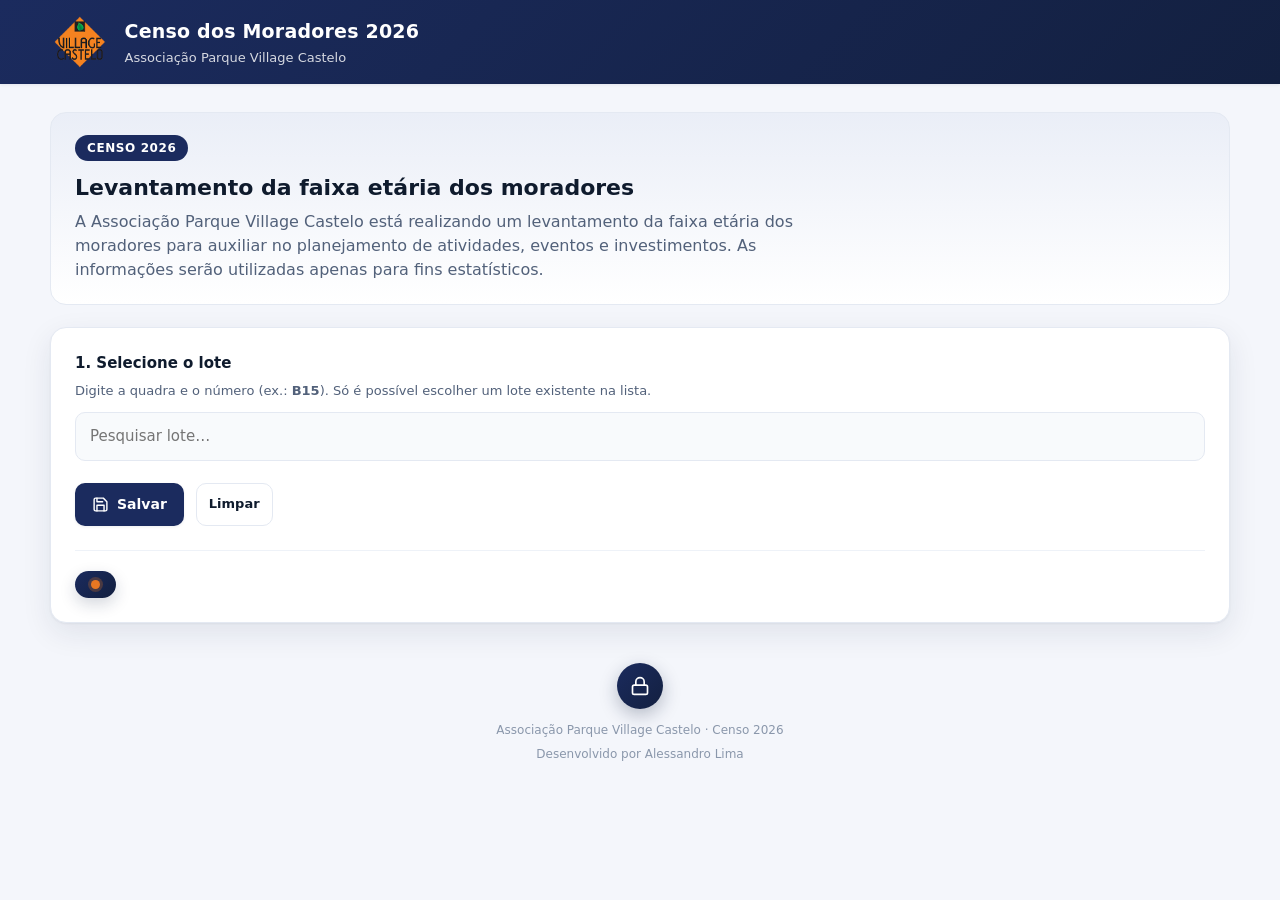
<file: censo/index.html>
<!DOCTYPE html>
<html lang="pt-BR">
<head>
<meta charset="UTF-8">
<meta name="viewport" content="width=device-width, initial-scale=1.0, viewport-fit=cover">
<title>Censo dos Moradores 2026 · Parque Village Castelo</title>
<meta name="theme-color" content="#1B2B5E">
<meta name="description" content="Censo de idade dos moradores — Associação Parque Village Castelo. Levantamento da faixa etária por lote para fins estatísticos.">
<link rel="stylesheet" href="style.css?v=21">
</head>
<body>

  <!-- ============================ Cabeçalho ============================ -->
  <header class="topbar">
    <div class="container">
      <!-- Logo da Associação (espaço reservado) -->
      <div class="logo" title="Village Castelo">
        <img src="village-castelo-logotipo-150.png" alt="Village Castelo" class="logo-img" onerror="this.onerror=null;this.src='logo.svg?v=21';">
      </div>
      <div class="topbar-titles">
        <h1>Censo dos Moradores 2026</h1>
        <p>Associação Parque Village Castelo</p>
      </div>
    </div>
  </header>

  <!-- ============================ Conteúdo ============================ -->
  <main class="censo-wrap">
    <div class="container">

      <!-- Introdução -->
      <section class="intro">
        <span class="badge-ano">CENSO 2026</span>
        <h2>Levantamento da faixa etária dos moradores</h2>
        <p>
          A Associação Parque Village Castelo está realizando um levantamento da faixa etária
          dos moradores para auxiliar no planejamento de atividades, eventos e investimentos.
          As informações serão utilizadas apenas para fins estatísticos.
        </p>
      </section>

      <!-- Formulário do Censo -->
      <section class="card card-pad">

        <!-- 1) Seleção do lote (combobox pesquisável) -->
        <div class="form-section">
          <label class="form-label" for="loteInput">1. Selecione o lote</label>
          <p class="form-hint">Digite a quadra e o número (ex.: <b>B15</b>). Só é possível escolher um lote existente na lista.</p>
          <div class="combo">
            <input
              type="text"
              id="loteInput"
              class="field"
              placeholder="Pesquisar lote…"
              autocomplete="off"
              role="combobox"
              aria-expanded="false"
              aria-autocomplete="list"
              aria-controls="loteList">
            <div id="loteList" class="combo-list hidden" role="listbox"></div>
          </div>
          <div id="loteStatus"></div>
        </div>

        <!-- Terreno (lote sem moradores) -->
        <div class="form-section" id="terrenoSection" hidden>
          <label class="terreno-check">
            <input type="checkbox" id="terrenoCheck">
            <span>Este lote é um <b>terreno</b> (sem moradores)</span>
          </label>
        </div>

        <!-- 2) Quantidade de moradores -->
        <div class="form-section" id="qtdSection" hidden>
          <label class="form-label" for="qtdInput">2. Quantas pessoas moram neste lote?</label>
          <p class="form-hint">Informe o total de moradores. Os cartões serão gerados automaticamente.</p>
          <input type="number" id="qtdInput" class="field" min="0" max="30" step="1" inputmode="numeric" placeholder="Ex.: 3" style="max-width:220px;">
        </div>

        <!-- 3) Cartões de moradores (ano de nascimento) -->
        <div class="form-section" id="moradoresSection" hidden>
          <label class="form-label">3. Ano de nascimento de cada morador</label>
          <p class="form-hint">Informe apenas o <b>ano de nascimento</b>. A idade é calculada automaticamente (ano atual: <span id="anoAtualTxt"></span>).</p>
          <div id="moradoresGrid" class="moradores-grid"></div>
        </div>

        <!-- Ações -->
        <div class="form-actions" id="acoesSection" hidden>
          <button type="button" id="btnSalvar" class="btn btn-primary">
            <svg viewBox="0 0 24 24" fill="none" stroke="currentColor" stroke-width="2" stroke-linecap="round" stroke-linejoin="round"><path d="M19 21H5a2 2 0 0 1-2-2V5a2 2 0 0 1 2-2h11l5 5v11a2 2 0 0 1-2 2z"/><path d="M17 21v-8H7v8M7 3v5h8"/></svg>
            Salvar
          </button>
          <button type="button" id="btnLimpar" class="btn btn-light btn-sm">Limpar</button>
        </div>

        <!-- Progresso -->
        <div class="quick-links">
          <span class="progresso-adminpro" id="progressoInfo"></span>
        </div>
      </section>

    </div>

    <!-- Acesso administrativo (discreto) -->
    <footer class="censo-footer">
      <a href="dashboard.html" class="admin-lock" title="Acesso administrativo (Diretoria)" aria-label="Acesso administrativo">
        <svg viewBox="0 0 24 24" fill="none" stroke="currentColor" stroke-width="2" stroke-linecap="round" stroke-linejoin="round"><rect x="3" y="11" width="18" height="11" rx="2"/><path d="M7 11V7a5 5 0 0 1 10 0v4"/></svg>
      </a>
      <div class="censo-footer-txt">Associação Parque Village Castelo · Censo 2026</div>
      <div class="censo-credito">Desenvolvido por Alessandro Lima</div>
    </footer>
  </main>

  <div id="toast" class="toast"></div>

  <script src="data.js?v=21"></script>
  <script src="script.js?v=21"></script>
</body>
</html>
</file>
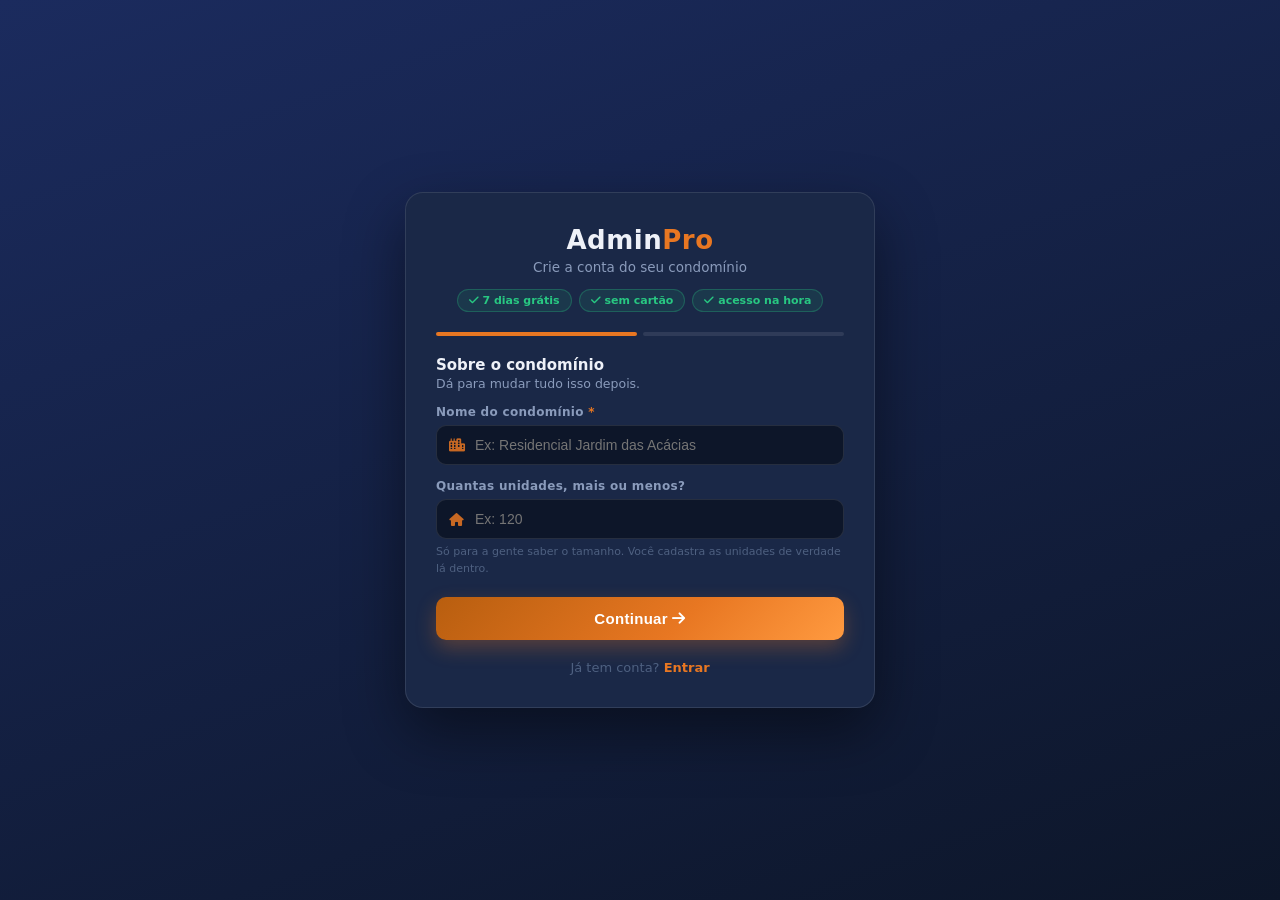
<file: comecar.html>
<!DOCTYPE html>
<html lang="pt-BR">
<head>
<meta charset="UTF-8">
<meta name="viewport" content="width=device-width, initial-scale=1.0, viewport-fit=cover">
<title>AdminPro · Criar conta do condomínio</title>
<meta name="theme-color" content="#132040">
<meta name="color-scheme" content="dark">
<link rel="stylesheet" href="https://cdnjs.cloudflare.com/ajax/libs/font-awesome/6.5.1/css/all.min.css">
<style>
  :root{
    --ink:#0D1629; --card:#1A2847; --card-2:#1F2D52;
    --border:rgba(255,255,255,0.10); --border-h:rgba(255,255,255,0.20);
    --gold:#E87722; --gold-l:#FF9A40; --green-l:#28C882; --red:#E05252;
    --text:#EEF1F8; --text-2:#8A9BBB; --text-3:#4E6080;
  }
  *{box-sizing:border-box}
  html,body{margin:0;min-height:100%}
  body{
    background:linear-gradient(160deg,#1B2B5E,#0D1629);
    color:var(--text);font-family:'Segoe UI',system-ui,-apple-system,sans-serif;
    display:flex;align-items:center;justify-content:center;padding:28px 16px;min-height:100vh;
  }
  .box{
    width:100%;max-width:470px;background:var(--card);
    border:1px solid var(--border);border-radius:18px;
    box-shadow:0 24px 60px rgba(0,0,0,0.45);padding:32px 30px;
  }
  .brand{text-align:center;margin-bottom:4px;font-size:26px;font-weight:800;letter-spacing:.5px}
  .brand b{color:var(--gold)}
  .sub{text-align:center;color:var(--text-2);font-size:13.5px;margin-bottom:6px}

  /* Promessa do topo: o que a pessoa ganha e o que NAO precisa dar. Dizer
     "sem cartao" aqui adianta a pergunta que todo mundo faz antes de
     comecar a digitar. */
  .selo{
    display:flex;gap:7px;justify-content:center;flex-wrap:wrap;margin:14px 0 20px;
  }
  .selo span{
    font-size:11px;font-weight:600;color:var(--green-l);
    background:rgba(40,200,130,0.10);border:1px solid rgba(40,200,130,0.28);
    border-radius:20px;padding:4px 11px;
  }

  .passos{display:flex;gap:6px;margin-bottom:20px}
  .passos div{height:4px;flex:1;border-radius:3px;background:rgba(255,255,255,0.09);transition:background .25s}
  .passos div.on{background:var(--gold)}

  .etapa{display:none}
  .etapa.on{display:block}
  .etapa-tit{font-size:15px;font-weight:700;margin-bottom:2px}
  .etapa-sub{font-size:12.5px;color:var(--text-2);margin-bottom:4px}

  label{display:block;font-size:12px;font-weight:600;color:var(--text-2);margin:14px 0 6px;letter-spacing:.3px}
  .req::after{content:' *';color:var(--gold)}
  .iw{position:relative}
  .iw i{position:absolute;left:13px;top:50%;transform:translateY(-50%);color:var(--gold);font-size:13px;opacity:.85}
  input,select{
    width:100%;padding:11px 14px 11px 38px;border-radius:10px;
    border:1px solid var(--border);background:var(--ink);color:var(--text);
    font-size:14px;outline:none;transition:border-color .15s;
  }
  select{cursor:pointer}
  input:focus,select:focus{border-color:var(--gold)}
  .hint{font-size:11px;color:var(--text-3);margin-top:5px;line-height:1.5}

  .btn{
    width:100%;margin-top:20px;padding:13px;border:none;border-radius:10px;
    background:linear-gradient(135deg,#B85E0F,#E87722 60%,#FF9A40);
    color:#fff;font-size:15px;font-weight:700;cursor:pointer;letter-spacing:.3px;
    box-shadow:0 8px 20px rgba(232,119,34,0.3);transition:filter .15s;
  }
  .btn:hover{filter:brightness(1.06)}
  .btn:disabled{filter:grayscale(.5) brightness(.8);cursor:not-allowed}
  .btn-ghost{
    background:none;border:1px solid var(--border-h);box-shadow:none;
    color:var(--text-2);font-weight:600;margin-top:10px;
  }
  .btn-ghost:hover{filter:none;border-color:var(--gold);color:var(--text)}

  .aceite{display:flex;gap:9px;align-items:flex-start;margin-top:18px;font-size:11.5px;
          color:var(--text-2);line-height:1.55;cursor:pointer}
  .aceite input{width:17px;height:17px;padding:0;flex:none;margin-top:1px;accent-color:var(--gold)}

  .msg{margin-top:16px;padding:12px 14px;border-radius:10px;font-size:13px;display:none;line-height:1.5}
  .msg.ok{display:block;background:rgba(40,200,130,0.12);border:1px solid rgba(40,200,130,0.35);color:var(--green-l)}
  .msg.err{display:block;background:rgba(224,82,82,0.12);border:1px solid rgba(224,82,82,0.35);color:#ff9b9b}

  .foot{text-align:center;margin-top:20px;font-size:13px;color:var(--text-3)}
  .foot a{color:var(--gold);text-decoration:none;font-weight:600}

  /* Tela de "pronto" */
  #pronto{display:none;text-align:center}
  #pronto .ok-ic{font-size:44px;color:var(--green-l);margin-bottom:10px}
  .codigo{
    display:inline-block;margin:12px 0 4px;padding:9px 18px;border-radius:10px;
    background:var(--ink);border:1px dashed var(--gold);
    font-size:22px;font-weight:800;letter-spacing:2px;color:var(--gold);
  }
</style>
</head>
<body>

<form class="box" id="form" onsubmit="return false">

  <div id="cadastro">
    <div class="brand">Admin<b>Pro</b></div>
    <div class="sub">Crie a conta do seu condomínio</div>
    <div class="selo">
      <span><i class="fa-solid fa-check"></i> 7 dias grátis</span>
      <span><i class="fa-solid fa-check"></i> sem cartão</span>
      <span><i class="fa-solid fa-check"></i> acesso na hora</span>
    </div>

    <div class="passos"><div id="p1" class="on"></div><div id="p2"></div></div>

    <!-- ETAPA 1 — o condomínio -->
    <div class="etapa on" id="e1">
      <div class="etapa-tit">Sobre o condomínio</div>
      <div class="etapa-sub">Dá para mudar tudo isso depois.</div>

      <label class="req">Nome do condomínio</label>
      <div class="iw"><i class="fa-solid fa-city"></i>
        <input type="text" id="f-cond" placeholder="Ex: Residencial Jardim das Acácias"
               autocomplete="organization" maxlength="80"></div>

      <label>Quantas unidades, mais ou menos?</label>
      <div class="iw"><i class="fa-solid fa-house"></i>
        <input type="number" id="f-unid" placeholder="Ex: 120" min="1" max="20000" inputmode="numeric"></div>
      <div class="hint">Só para a gente saber o tamanho. Você cadastra as unidades de verdade lá dentro.</div>

      <button class="btn" id="btn-1" onclick="irParaDois()">Continuar <i class="fa-solid fa-arrow-right"></i></button>
    </div>

    <!-- ETAPA 2 — a pessoa -->
    <div class="etapa" id="e2">
      <div class="etapa-tit">Seu acesso</div>
      <div class="etapa-sub">Você entra como administrador do condomínio.</div>

      <label class="req">Seu nome completo</label>
      <div class="iw"><i class="fa-solid fa-user"></i>
        <input type="text" id="f-nome" placeholder="Nome e sobrenome" autocomplete="name" maxlength="80"></div>

      <label class="req">E-mail</label>
      <div class="iw"><i class="fa-solid fa-envelope"></i>
        <input type="email" id="f-email" placeholder="voce@exemplo.com" autocomplete="email"></div>
      <div class="hint">É com ele que você entra no sistema e recupera a senha.</div>

      <label class="req">WhatsApp</label>
      <div class="iw"><i class="fa-brands fa-whatsapp"></i>
        <input type="text" id="f-tel" placeholder="(11) 99999-9999" inputmode="tel"
               oninput="mascaraTel(this)" maxlength="16"></div>

      <label class="req">Crie uma senha</label>
      <div class="iw"><i class="fa-solid fa-lock"></i>
        <input type="password" id="f-senha" placeholder="Pelo menos 8 caracteres"
               autocomplete="new-password"></div>

      <label class="aceite">
        <input type="checkbox" id="f-aceite">
        <span>Li e aceito os termos de uso e o tratamento dos meus dados conforme a
          <b>Lei Geral de Proteção de Dados (LGPD — Lei nº 13.709/2018)</b>.
          Os dados do condomínio são usados apenas para operar o sistema e não
          são compartilhados com terceiros.</span>
      </label>

      <button class="btn" id="btn-2" onclick="criar()">Criar conta e entrar</button>
      <button class="btn btn-ghost" onclick="irParaUm()"><i class="fa-solid fa-arrow-left"></i> Voltar</button>
    </div>

    <div class="msg" id="msg"></div>
    <div class="foot">Já tem conta? <a href="adminpro.html">Entrar</a></div>
  </div>

  <!-- PRONTO -->
  <div id="pronto">
    <div class="ok-ic"><i class="fa-solid fa-circle-check"></i></div>
    <div class="brand" style="font-size:21px">Condomínio criado!</div>
    <div class="sub" id="pronto-nome"></div>
    <div class="codigo" id="pronto-cod">—</div>
    <div class="hint" style="margin-bottom:16px">Este é o código do seu condomínio. Guarde — ele aparece no sistema.</div>
    <div class="msg ok" style="display:block;text-align:left" id="pronto-teste"></div>
    <button class="btn" onclick="location.href='adminpro.html'">Entrar no AdminPro <i class="fa-solid fa-arrow-right"></i></button>
  </div>

</form>

<script>
const SB_URL='https://lusibpbafbkyygxrxvzr.supabase.co';
const SB_KEY='sb_publishable_w0CUYP7hq4okx5cdyL_zZw_JponH6bU';

const $ = id => document.getElementById(id);

function aviso(texto, tipo){
  const m = $('msg');
  m.className = 'msg ' + (tipo || 'err');
  m.innerHTML = texto;
  m.scrollIntoView({ behavior:'smooth', block:'nearest' });
}
function limpaAviso(){ $('msg').className = 'msg'; $('msg').innerHTML = ''; }

/* Telefone com a mascara brasileira. Nao e enfeite: numero digitado solto
   chega torto no WhatsApp e o aviso nunca sai. */
function mascaraTel(el){
  let v = el.value.replace(/\D/g, '').slice(0, 11);
  if(v.length > 6)      el.value = '(' + v.slice(0,2) + ') ' + v.slice(2,7) + '-' + v.slice(7);
  else if(v.length > 2) el.value = '(' + v.slice(0,2) + ') ' + v.slice(2);
  else if(v.length)     el.value = '(' + v;
  else                  el.value = '';
}

function irParaDois(){
  limpaAviso();
  if(($('f-cond').value || '').trim().length < 3){
    aviso('Informe o nome do condomínio.'); $('f-cond').focus(); return;
  }
  $('e1').classList.remove('on'); $('e2').classList.add('on');
  $('p2').classList.add('on');
  $('f-nome').focus();
}
function irParaUm(){
  limpaAviso();
  $('e2').classList.remove('on'); $('e1').classList.add('on');
  $('p2').classList.remove('on');
}

// Enter avanca em vez de recarregar a pagina.
document.addEventListener('keydown', function(e){
  if(e.key !== 'Enter') return;
  e.preventDefault();
  if($('e1').classList.contains('on')) irParaDois();
  else criar();
});

const soDigitos = v => String(v || '').replace(/\D/g, '');

async function criar(){
  limpaAviso();
  const dados = {
    condominio: ($('f-cond').value || '').trim(),
    unidades:   ($('f-unid').value || '').trim(),
    nome:       ($('f-nome').value || '').trim(),
    email:      ($('f-email').value || '').trim().toLowerCase(),
    telefone:   ($('f-tel').value || '').trim(),
    senha:      $('f-senha').value || '',
    aceite:     $('f-aceite').checked ? 'sim' : 'nao',
  };

  /* Confere aqui o que a funcao confere la. Nao e desconfianca da funcao --
     e para a pessoa ver o erro no campo, na hora, em vez de esperar a volta
     do servidor para descobrir que faltava um digito no telefone. */
  // Nome E sobrenome: este nome vai para a assinatura e para a nota fiscal,
  // e "Ana" sozinho passa num  length < 3  mas nao serve para emitir nada.
  if(dados.nome.split(/\s+/).filter(function(p){ return p.length > 1; }).length < 2)
    return aviso('Informe nome e sobrenome.');
  if(!/^[^\s@]+@[^\s@]+\.[^\s@]{2,}$/.test(dados.email))
                                          return aviso('Informe um e-mail válido.');
  if(soDigitos(dados.telefone).length < 10) return aviso('Informe um WhatsApp com DDD.');
  if(dados.senha.length < 8)              return aviso('A senha precisa de pelo menos 8 caracteres.');
  if(dados.aceite !== 'sim')              return aviso('É preciso aceitar os termos para continuar.');

  const btn = $('btn-2');
  btn.disabled = true; btn.textContent = 'Criando...';
  try{
    const r = await fetch(SB_URL + '/functions/v1/criar-conta', {
      method: 'POST',
      headers: { 'Content-Type':'application/json', apikey: SB_KEY, Authorization: 'Bearer ' + SB_KEY },
      body: JSON.stringify(dados),
    });
    const corpo = await r.json().catch(() => ({}));
    if(!r.ok || !corpo.ok){
      aviso(corpo.error || 'Não consegui criar a conta agora. Tente de novo em instantes.');
      return;
    }
    mostrarPronto(corpo);
  }catch(e){
    aviso('Sem conexão com o servidor. Verifique a internet e tente de novo.');
  }finally{
    btn.disabled = false; btn.textContent = 'Criar conta e entrar';
  }
}

function mostrarPronto(c){
  $('cadastro').style.display = 'none';
  $('pronto').style.display = 'block';
  $('pronto-nome').textContent = c.condominio || '';
  $('pronto-cod').textContent  = c.codigo || '—';
  const ate = c.teste_ate ? c.teste_ate.split('-').reverse().join('/') : '';
  $('pronto-teste').innerHTML =
    '<b>Seu teste de ' + (c.dias || 7) + ' dias começou.</b><br>' +
    'Você usa tudo até <b>' + ate + '</b>, sem pagar nada. ' +
    'Depois dessa data o acesso pausa até a contratação — nada do que você cadastrar é perdido.';
  window.scrollTo({ top:0, behavior:'smooth' });
}
</script>
</body>
</html>
</file>
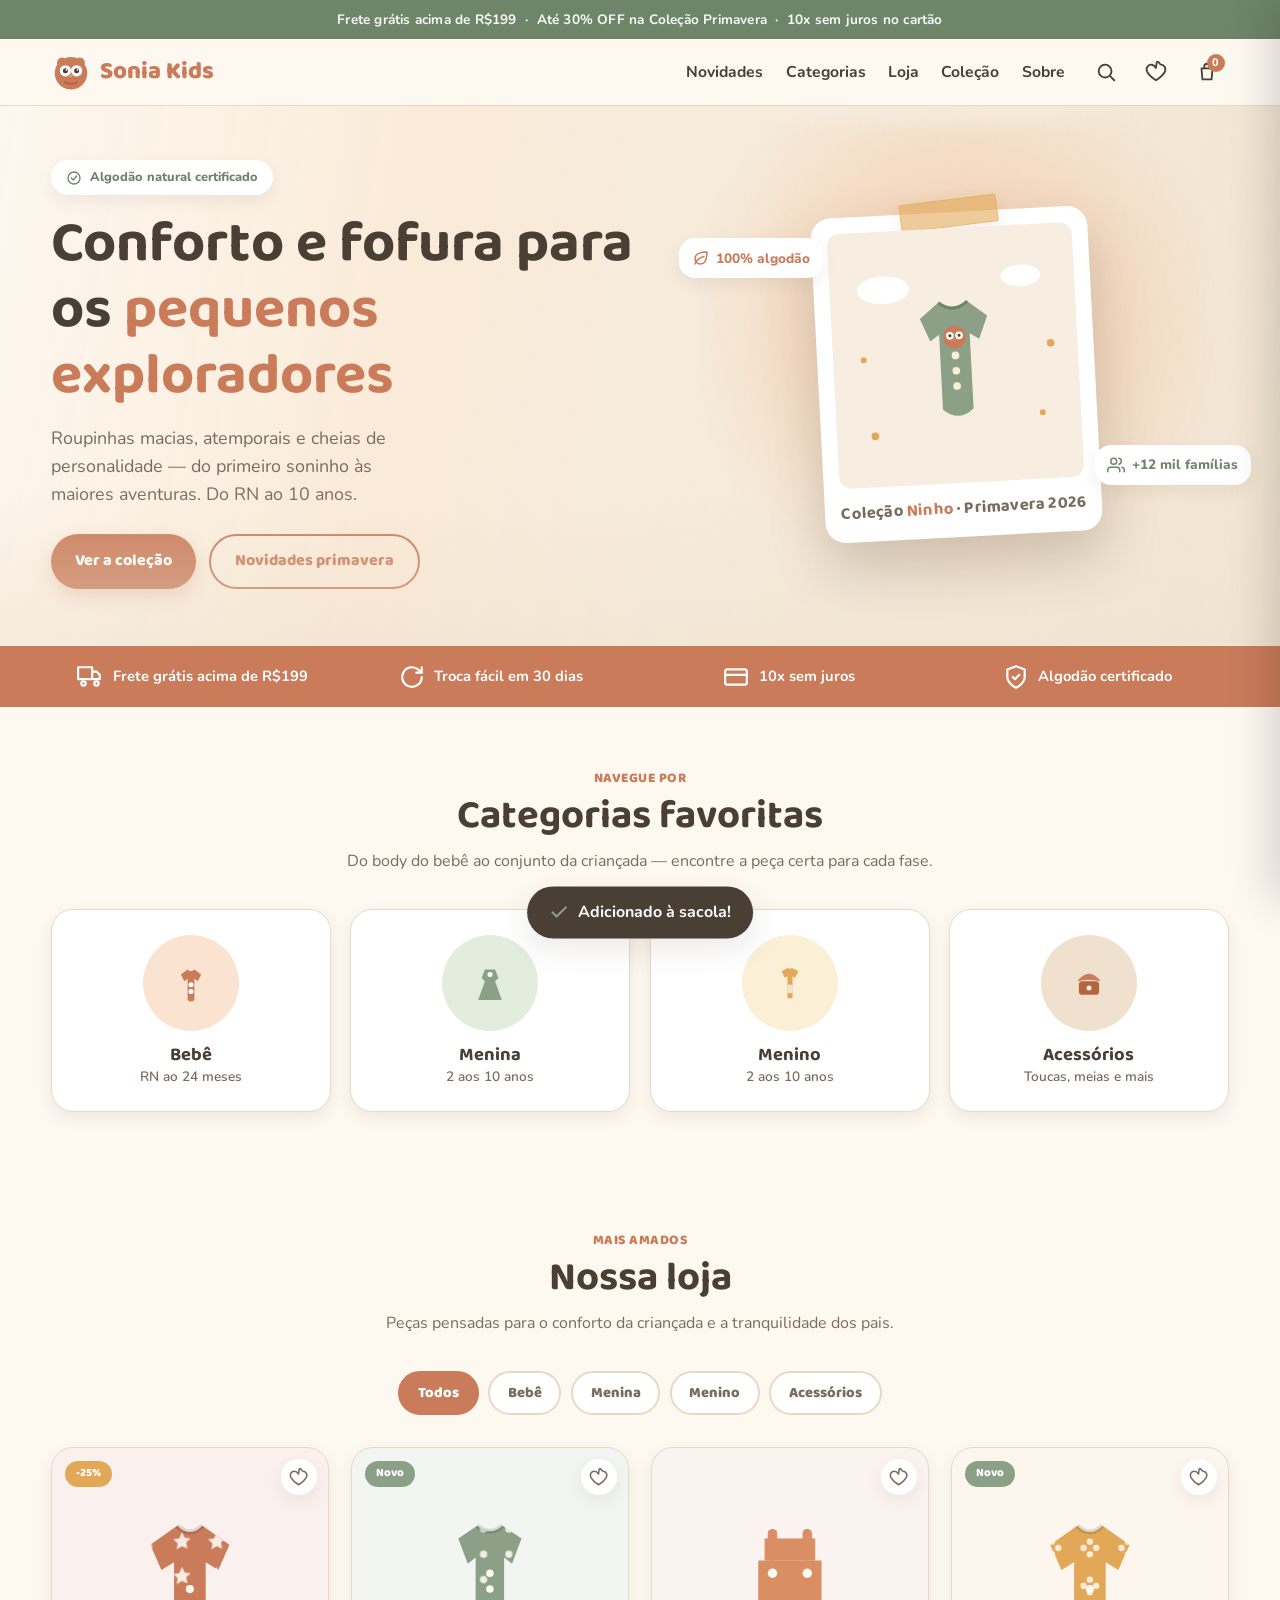
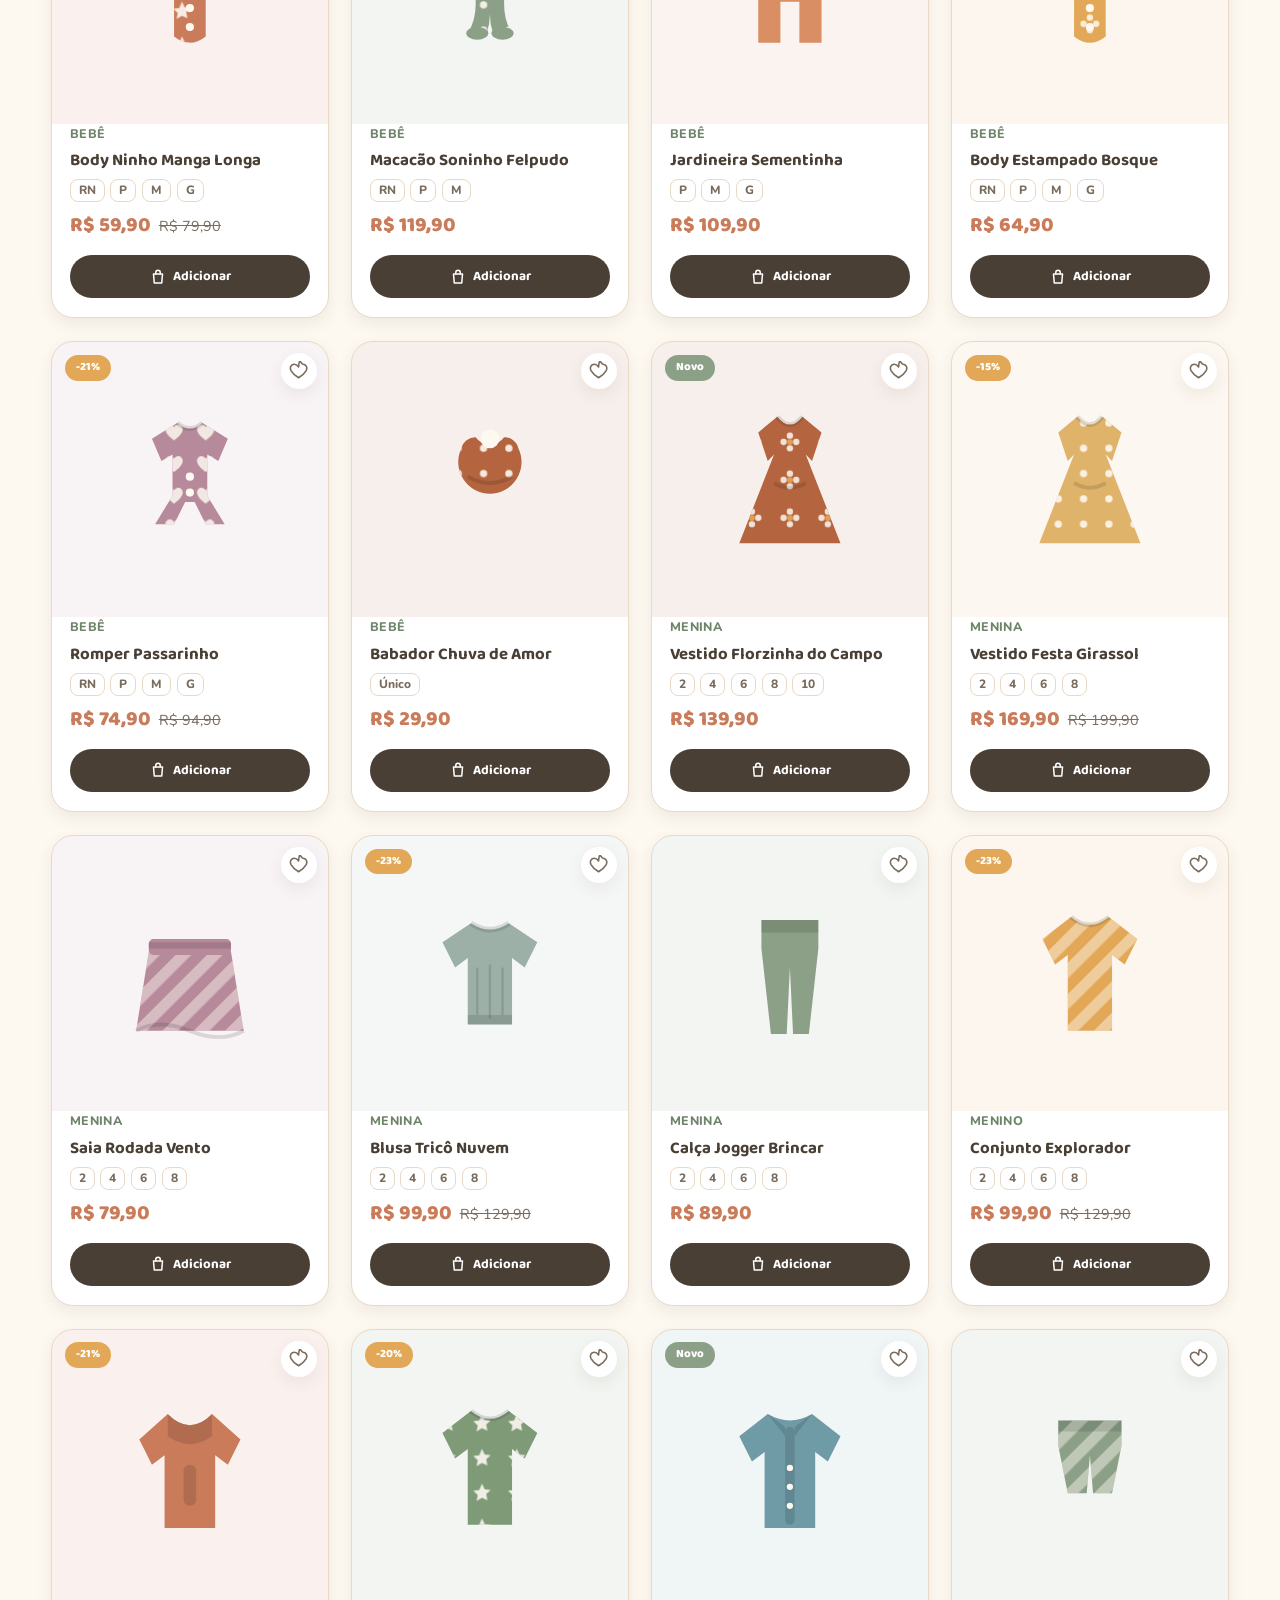
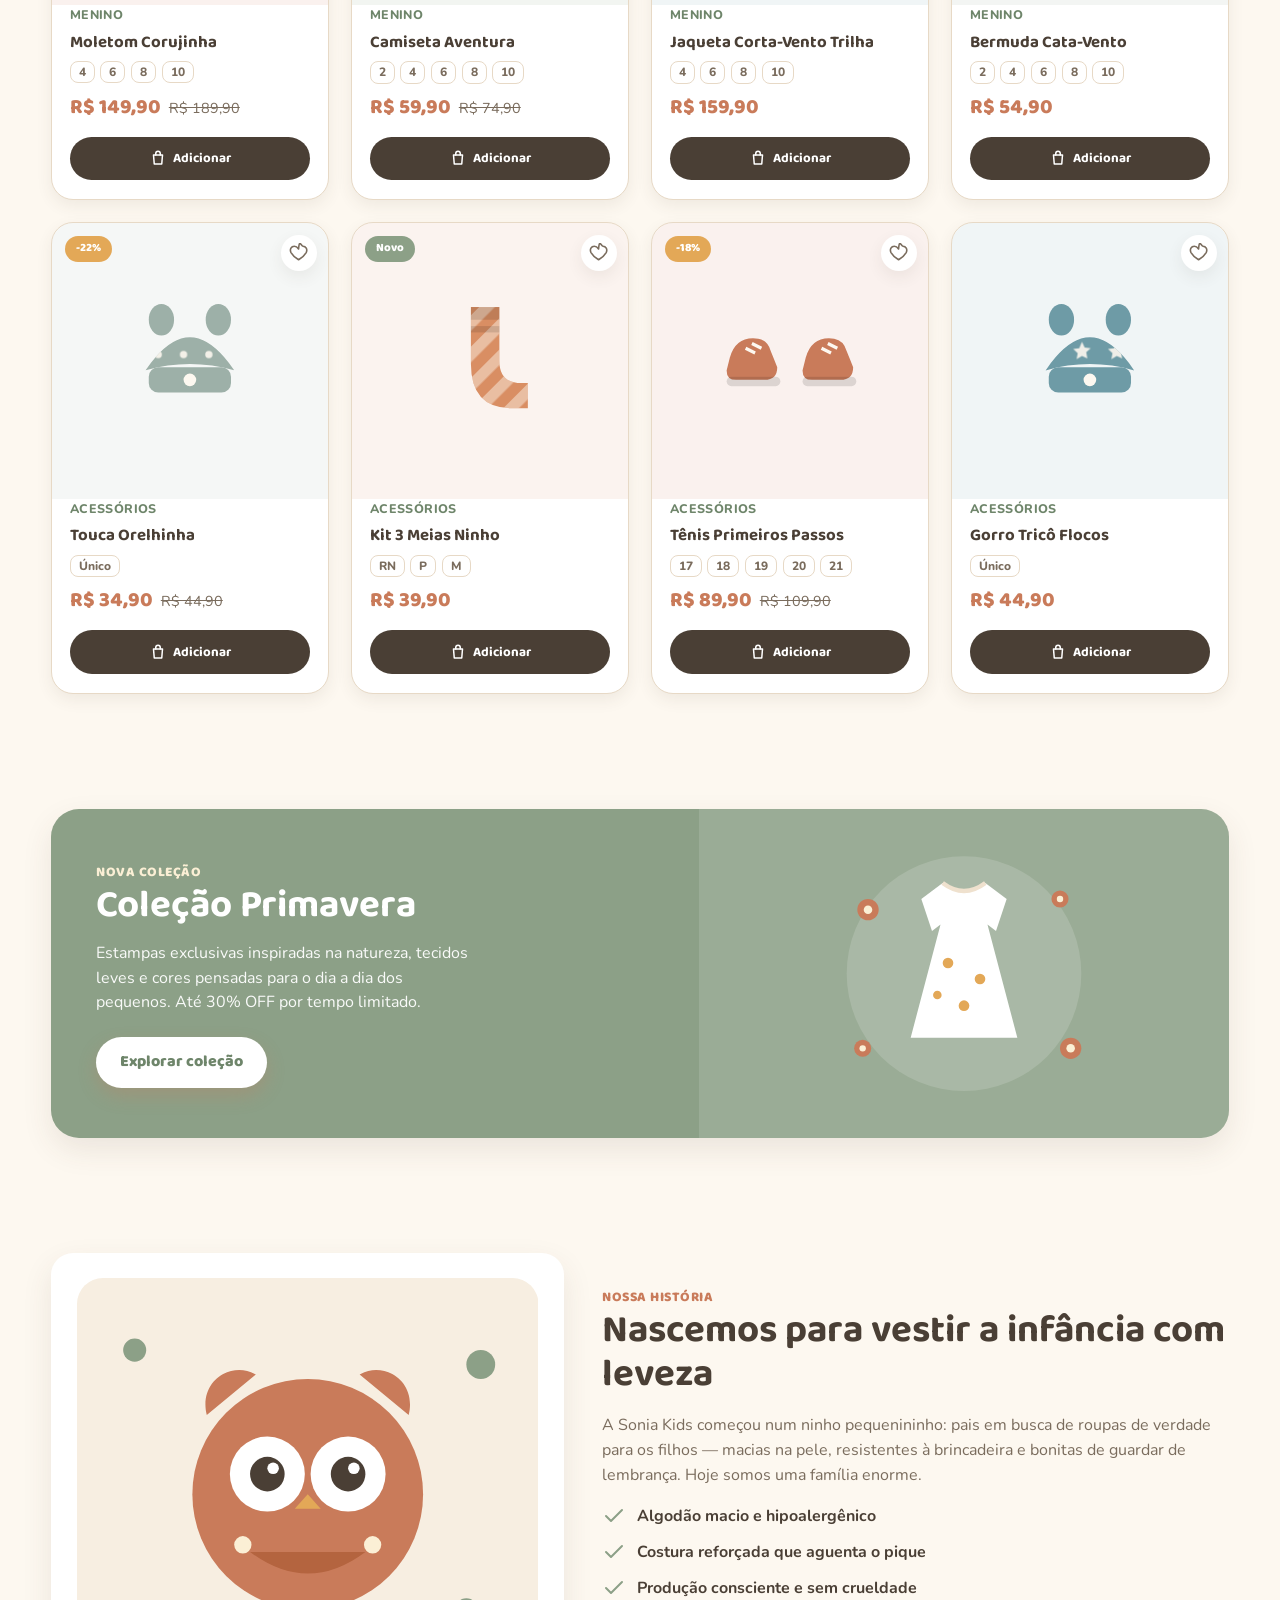
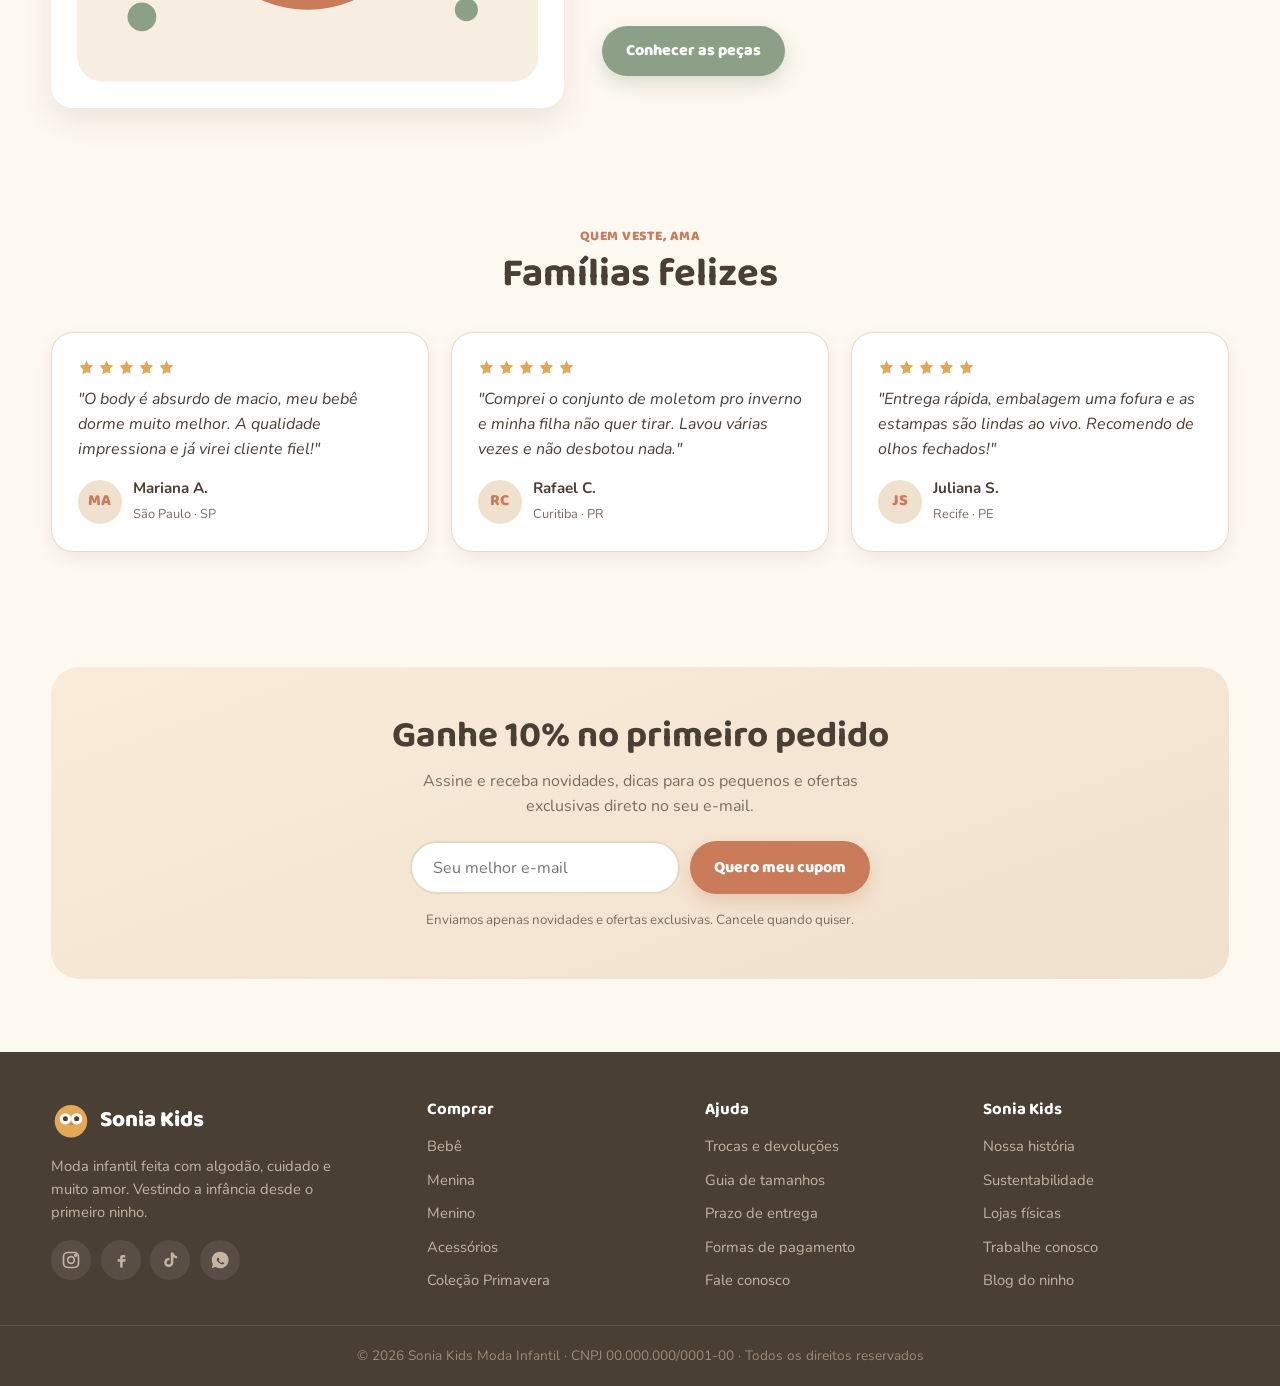
<file: sonia-kids.html>
<!DOCTYPE html>
<html lang="pt-BR">
<head>
<meta charset="UTF-8">
<meta name="viewport" content="width=device-width, initial-scale=1.0, viewport-fit=cover">
<title>Sonia Kids · Moda Infantil — Roupas confortáveis para os pequenos</title>
<meta name="description" content="Sonia Kids — moda infantil com conforto, algodão natural e muito carinho. Roupas para bebês e crianças de 0 a 10 anos.">
<meta name="theme-color" content="#C97B5A">
<link rel="icon" href="data:image/svg+xml,%3Csvg xmlns='http://www.w3.org/2000/svg' viewBox='0 0 64 64'%3E%3Ccircle cx='32' cy='34' r='27' fill='%23C97B5A'/%3E%3Ccircle cx='23' cy='30' r='9' fill='%23fff'/%3E%3Ccircle cx='41' cy='30' r='9' fill='%23fff'/%3E%3Ccircle cx='23' cy='30' r='4' fill='%234A3F35'/%3E%3Ccircle cx='41' cy='30' r='4' fill='%234A3F35'/%3E%3Cpath d='M32 36l-4 4h8z' fill='%23E3A857'/%3E%3C/svg%3E">
<link rel="preconnect" href="https://fonts.googleapis.com">
<link rel="preconnect" href="https://fonts.gstatic.com" crossorigin>
<link href="https://fonts.googleapis.com/css2?family=Baloo+2:wght@500;600;700;800&family=Nunito:wght@400;500;600;700;800&display=swap" rel="stylesheet">
<style>
  :root{
    --cream:#FDF8F0;
    --cream-2:#F7EEE1;
    --sand:#EFE1CE;
    --terra:#C97B5A;
    --terra-dark:#B4643F;
    --sage:#8CA087;
    --sage-dark:#6E856A;
    --mustard:#E3A857;
    --ink:#4A3F35;
    --ink-soft:#7A6C5D;
    --line:#E7D9C6;
    --white:#FFFFFF;
    --shadow:0 12px 30px rgba(74,63,53,.10);
    --shadow-sm:0 6px 16px rgba(74,63,53,.08);
    --radius:22px;
    --radius-sm:14px;
    --head:'Baloo 2',system-ui,sans-serif;
    --body:'Nunito',system-ui,sans-serif;
  }
  *{box-sizing:border-box}
  html{scroll-behavior:smooth}
  body{
    margin:0;font-family:var(--body);color:var(--ink);
    background:var(--cream);line-height:1.55;-webkit-font-smoothing:antialiased;
  }
  h1,h2,h3,h4{font-family:var(--head);line-height:1.15;margin:0;color:var(--ink)}
  a{color:inherit;text-decoration:none}
  img,svg{display:block;max-width:100%}
  button{font-family:inherit;cursor:pointer;border:none;background:none}
  .wrap{width:min(1200px,92%);margin:0 auto}
  .btn{
    display:inline-flex;align-items:center;gap:.5rem;justify-content:center;
    background:var(--terra);color:#fff;font-weight:800;font-family:var(--head);
    padding:.8rem 1.5rem;border-radius:100px;transition:.2s;font-size:1rem;
    box-shadow:0 8px 18px rgba(201,123,90,.28);
  }
  .btn:hover{background:var(--terra-dark);transform:translateY(-2px)}
  .btn.ghost{background:transparent;color:var(--terra);box-shadow:none;border:2px solid var(--terra)}
  .btn.ghost:hover{background:var(--terra);color:#fff}
  .btn.sage{background:var(--sage);box-shadow:0 8px 18px rgba(140,160,135,.3)}
  .btn.sage:hover{background:var(--sage-dark)}

  /* ── Announcement bar ── */
  .topbar{
    background:var(--sage-dark);color:#fff;text-align:center;
    font-weight:700;font-size:.85rem;padding:.55rem 1rem;letter-spacing:.2px;
  }
  .topbar span{opacity:.95}

  /* ── Header ── */
  header{position:sticky;top:0;z-index:50;background:rgba(253,248,240,.92);backdrop-filter:blur(10px);border-bottom:1px solid var(--line)}
  .nav{display:flex;align-items:center;gap:1.2rem;padding:.7rem 0}
  .brand{display:flex;align-items:center;gap:.55rem;font-family:var(--head);font-weight:800;font-size:1.5rem;color:var(--terra)}
  .brand .owl{width:40px;height:40px;flex:0 0 auto}
  .menu{display:flex;gap:1.4rem;margin-left:auto;font-weight:700;font-size:.98rem}
  .menu a{padding:.3rem 0;position:relative;color:var(--ink)}
  .menu a::after{content:"";position:absolute;left:0;bottom:-2px;height:2px;width:0;background:var(--terra);transition:.25s}
  .menu a:hover{color:var(--terra)}
  .menu a:hover::after{width:100%}
  .icons{display:flex;align-items:center;gap:.4rem}
  .iconbtn{width:44px;height:44px;border-radius:50%;display:grid;place-items:center;color:var(--ink);transition:.2s;position:relative}
  .iconbtn:hover{background:var(--sand);color:var(--terra)}
  .iconbtn svg{width:22px;height:22px}
  .cart-count{position:absolute;top:4px;right:4px;background:var(--terra);color:#fff;font-size:.68rem;font-weight:800;min-width:18px;height:18px;border-radius:20px;display:grid;place-items:center;padding:0 4px;font-family:var(--body)}
  .burger{display:none}

  /* ── Hero ── */
  .hero{
    position:relative;overflow:hidden;
    background:
      linear-gradient(100deg, rgba(253,248,240,.975) 0%, rgba(251,235,217,.93) 32%, rgba(247,238,225,.66) 55%, rgba(239,225,206,.38) 100%),
      #F4E7D4 url('https://images.pexels.com/photos/16855157/pexels-photo-16855157.jpeg?auto=compress&cs=tinysrgb&w=1500') center/cover no-repeat;
  }
  .hero::after{content:"";position:absolute;inset:0;background:linear-gradient(0deg,rgba(239,225,206,.5),transparent 30%);pointer-events:none}
  .hero .wrap{display:grid;grid-template-columns:1.05fr .95fr;gap:2rem;align-items:center;padding:3.4rem 0 3.6rem}
  .hero .eyebrow{display:inline-flex;align-items:center;gap:.45rem;background:#fff;color:var(--sage-dark);font-weight:800;font-size:.8rem;padding:.45rem .95rem;border-radius:100px;box-shadow:var(--shadow-sm);margin-bottom:1rem}
  .hero .eyebrow svg{width:16px;height:16px}
  .hero h1{font-size:clamp(2.2rem,5vw,3.6rem);color:var(--ink)}
  .hero h1 b{color:var(--terra)}
  .hero p{font-size:1.12rem;color:var(--ink-soft);max-width:34ch;margin:1rem 0 1.6rem}
  .hero-cta{display:flex;gap:.8rem;flex-wrap:wrap}
  .hero-art{position:relative;display:grid;place-items:center}
  .hero-art .blob{position:absolute;inset:0;margin:auto;width:92%;aspect-ratio:1;background:radial-gradient(circle at 50% 40%,#F4C9A6,transparent 70%);filter:blur(6px)}
  .hero-card{position:relative;background:#fff;border-radius:20px;box-shadow:0 26px 55px rgba(74,63,53,.22);padding:16px 16px 0;transform:rotate(-3deg);transition:.4s cubic-bezier(.4,0,.2,1);z-index:2}
  .hero-card:hover{transform:rotate(-1.5deg) translateY(-6px)}
  .hero-card::before{content:"";position:absolute;top:-13px;left:50%;transform:translateX(-50%) rotate(-4deg);width:96px;height:26px;background:rgba(227,168,87,.6);border:1px solid rgba(227,168,87,.5);border-radius:3px;box-shadow:var(--shadow-sm)}
  .hero-card .ph{position:relative;border-radius:12px;overflow:hidden;background:#F7EEE1;aspect-ratio:1/1.04}
  .hero-card .ph svg{position:absolute;inset:0;width:100%;height:100%}
  .hero-card .ph .hero-photo{position:absolute;inset:0;width:100%;height:100%;object-fit:cover;opacity:0;transition:opacity .6s}
  .hero-card .ph .hero-photo.ok{opacity:1}
  .hero-card .cap{font-family:var(--head);font-weight:700;color:var(--ink-soft);text-align:center;padding:.8rem 0 .95rem;font-size:1.05rem;letter-spacing:.2px}
  .hero-card .cap b{color:var(--terra)}
  .floaty{position:absolute;background:#fff;border-radius:16px;box-shadow:var(--shadow-sm);padding:.6rem .8rem;font-weight:800;font-size:.85rem;display:flex;align-items:center;gap:.4rem}
  .floaty.one{top:8%;left:-1%;right:auto;color:var(--terra);z-index:3}
  .floaty.two{bottom:16%;right:-4%;left:auto;color:var(--sage-dark);z-index:3}
  .floaty .fi{width:18px;height:18px;flex:0 0 auto}

  /* ── Marquee benefits ── */
  .benefits{background:var(--terra);color:#fff}
  .benefits .wrap{display:flex;flex-wrap:wrap;gap:1rem;justify-content:space-between;padding:1.1rem 0}
  .benefit{display:flex;align-items:center;gap:.6rem;font-weight:700;font-size:.92rem;flex:1 1 200px;justify-content:center}
  .benefit svg{width:26px;height:26px;flex:0 0 auto}

  /* ── Section shell ── */
  section.block{padding:3.6rem 0}
  .head-row{text-align:center;max-width:640px;margin:0 auto 2.2rem}
  .kicker{color:var(--terra);font-weight:800;font-family:var(--head);letter-spacing:.5px;text-transform:uppercase;font-size:.85rem}
  .head-row h2{font-size:clamp(1.8rem,4vw,2.5rem);margin-top:.2rem}
  .head-row p{color:var(--ink-soft);margin-top:.6rem}

  /* ── Categories ── */
  .cats{display:grid;grid-template-columns:repeat(4,1fr);gap:1.2rem}
  .cat{background:#fff;border-radius:var(--radius);padding:1.6rem 1rem;text-align:center;box-shadow:var(--shadow-sm);transition:.25s;border:1px solid var(--line)}
  .cat:hover{transform:translateY(-6px);box-shadow:var(--shadow)}
  .cat .ring{width:96px;height:96px;border-radius:50%;margin:0 auto .9rem;display:grid;place-items:center}
  .cat:nth-child(1) .ring{background:#FBE3D2}
  .cat:nth-child(2) .ring{background:#E3EDDD}
  .cat:nth-child(3) .ring{background:#FBEFD5}
  .cat:nth-child(4) .ring{background:#EFE1CE}
  .cat .ring svg{width:54px;height:54px}
  .cat h3{font-size:1.15rem}
  .cat span{font-size:.85rem;color:var(--ink-soft);font-weight:600}

  /* ── Filters ── */
  .filters{display:flex;gap:.6rem;flex-wrap:wrap;justify-content:center;margin-bottom:2rem}
  .chip{background:#fff;border:2px solid var(--line);color:var(--ink-soft);font-weight:800;font-family:var(--head);padding:.5rem 1.1rem;border-radius:100px;transition:.2s;font-size:.92rem}
  .chip:hover{border-color:var(--terra);color:var(--terra)}
  .chip.active{background:var(--terra);border-color:var(--terra);color:#fff}

  /* ── Products ── */
  .grid{display:grid;grid-template-columns:repeat(4,1fr);gap:1.4rem}
  .card{background:#fff;border-radius:var(--radius);overflow:hidden;box-shadow:var(--shadow-sm);border:1px solid var(--line);display:flex;flex-direction:column;transition:.25s}
  .card:hover{transform:translateY(-6px);box-shadow:var(--shadow)}
  .card .thumb{aspect-ratio:1;position:relative;display:grid;place-items:center;padding:1.2rem;overflow:hidden}
  .card .thumb svg{width:80%;height:auto}
  .card .thumb .pimg{position:absolute;inset:0;width:100%;height:100%;object-fit:cover;z-index:1;background:inherit;opacity:0;transition:opacity .4s}
  .card .thumb .pimg.ok{opacity:1}
  .tag{position:absolute;top:.8rem;left:.8rem;z-index:2;background:var(--mustard);color:#fff;font-weight:800;font-size:.72rem;font-family:var(--head);padding:.25rem .7rem;border-radius:100px}
  .tag.new{background:var(--sage)}
  .wish{position:absolute;top:.7rem;right:.7rem;z-index:2;width:36px;height:36px;border-radius:50%;background:#fff;display:grid;place-items:center;box-shadow:var(--shadow-sm);color:var(--ink-soft);transition:.2s}
  .wish:hover{color:var(--terra)}
  .wish.on{color:var(--terra)}
  .wish svg{width:18px;height:18px}
  .card .body{padding:0 1.1rem 1.2rem;display:flex;flex-direction:column;gap:.5rem;flex:1}
  .card .name{font-family:var(--head);font-weight:700;font-size:1.05rem;line-height:1.2}
  .card .cat-lbl{font-size:.78rem;color:var(--sage-dark);font-weight:800;text-transform:uppercase;letter-spacing:.4px}
  .sizes{display:flex;gap:.35rem;flex-wrap:wrap}
  .size{border:1.5px solid var(--line);border-radius:8px;padding:.15rem .5rem;font-size:.75rem;font-weight:800;color:var(--ink-soft);cursor:pointer;transition:.15s}
  .size:hover{border-color:var(--terra);color:var(--terra)}
  .size.sel{background:var(--sage);border-color:var(--sage);color:#fff}
  .price-row{display:flex;align-items:baseline;gap:.5rem;margin-top:auto}
  .price{font-family:var(--head);font-weight:800;font-size:1.3rem;color:var(--terra)}
  .price-old{font-size:.9rem;color:var(--ink-soft);text-decoration:line-through}
  .add{margin-top:.3rem;width:100%;background:var(--ink);color:#fff;font-family:var(--head);font-weight:700;padding:.7rem;border-radius:100px;transition:.2s;display:flex;align-items:center;justify-content:center;gap:.4rem}
  .add:hover{background:var(--terra)}
  .add svg{width:18px;height:18px}

  /* ── Collection banner ── */
  .promo{background:var(--sage);color:#fff;border-radius:28px;overflow:hidden;display:grid;grid-template-columns:1.1fr .9fr;align-items:center;box-shadow:var(--shadow)}
  .promo .txt{padding:2.8rem}
  .promo h2{color:#fff;font-size:clamp(1.7rem,3.5vw,2.4rem)}
  .promo p{margin:.8rem 0 1.4rem;opacity:.95;max-width:38ch}
  .promo .art{align-self:stretch;position:relative;overflow:hidden;display:grid;place-items:center;background:rgba(255,255,255,.12);padding:1.6rem}
  .promo .art svg{width:min(320px,90%);height:auto}
  .promo .art .banner-photo{position:absolute;inset:0;width:100%;height:100%;object-fit:cover;opacity:0;transition:opacity .6s}
  .promo .art .banner-photo.ok{opacity:1}

  /* ── Story ── */
  .story{display:grid;grid-template-columns:.9fr 1.1fr;gap:2.4rem;align-items:center}
  .story-art{background:#fff;border-radius:var(--radius);box-shadow:var(--shadow);padding:1.6rem;position:relative;overflow:hidden;min-height:280px}
  .story-art svg{width:100%;height:auto}
  .story-art .story-photo{position:absolute;inset:0;width:100%;height:100%;object-fit:cover;opacity:0;transition:opacity .6s}
  .story-art .story-photo.ok{opacity:1}
  .story h2{font-size:clamp(1.8rem,4vw,2.4rem)}
  .story p{color:var(--ink-soft);margin:1rem 0}
  .story ul{list-style:none;padding:0;margin:1rem 0 1.6rem;display:grid;gap:.7rem}
  .story li{display:flex;align-items:center;gap:.7rem;font-weight:700}
  .story li svg{width:24px;height:24px;color:var(--sage);flex:0 0 auto}

  /* ── Reviews ── */
  .reviews{display:grid;grid-template-columns:repeat(3,1fr);gap:1.4rem}
  .review{background:#fff;border-radius:var(--radius);padding:1.6rem;box-shadow:var(--shadow-sm);border:1px solid var(--line)}
  .stars{color:var(--mustard);display:flex;gap:3px;margin-bottom:.7rem}
  .stars svg{width:17px;height:17px;fill:currentColor}
  .review p{font-style:italic;color:var(--ink);margin:0 0 1rem}
  .who{display:flex;align-items:center;gap:.7rem}
  .avatar{width:44px;height:44px;border-radius:50%;background:var(--sand);display:grid;place-items:center;font-family:var(--head);font-weight:800;color:var(--terra)}
  .who b{display:block;font-size:.95rem}
  .who span{font-size:.8rem;color:var(--ink-soft)}

  /* ── Newsletter ── */
  .news{background:linear-gradient(160deg,#FBEBD9,#EFE1CE);border-radius:28px;text-align:center;padding:3rem 1.5rem}
  .news h2{font-size:clamp(1.7rem,3.5vw,2.3rem)}
  .news p{color:var(--ink-soft);margin:.7rem auto 1.4rem;max-width:44ch}
  .news form{display:flex;gap:.6rem;max-width:460px;margin:0 auto;flex-wrap:wrap;justify-content:center}
  .news input{flex:1 1 240px;border:2px solid var(--line);border-radius:100px;padding:.85rem 1.3rem;font-family:var(--body);font-size:1rem;background:#fff;color:var(--ink)}
  .news input:focus{outline:none;border-color:var(--terra)}
  .news small{display:block;margin-top:1rem;color:var(--ink-soft)}

  /* ── Footer ── */
  footer{background:var(--ink);color:#EBDFD1;margin-top:1rem}
  .foot{display:grid;grid-template-columns:1.4fr 1fr 1fr 1fr;gap:2rem;padding:3rem 0 2rem}
  .foot .brand{color:#fff;margin-bottom:.8rem}
  .foot p{color:#C4B4A2;font-size:.92rem;max-width:32ch}
  .foot h4{color:#fff;font-size:1.05rem;margin-bottom:.9rem}
  .foot ul{list-style:none;padding:0;margin:0;display:grid;gap:.55rem}
  .foot a{color:#C4B4A2;font-size:.92rem;transition:.2s}
  .foot a:hover{color:var(--mustard)}
  .socials{display:flex;gap:.6rem;margin-top:1rem}
  .socials a{width:40px;height:40px;border-radius:50%;background:rgba(255,255,255,.08);display:grid;place-items:center;transition:.2s}
  .socials a:hover{background:var(--terra);color:#fff}
  .socials svg{width:20px;height:20px}
  .foot-bottom{border-top:1px solid rgba(255,255,255,.1);padding:1.2rem 0;text-align:center;color:#9C8B79;font-size:.85rem}

  /* ── Cart drawer ── */
  .overlay{position:fixed;inset:0;background:rgba(74,63,53,.5);opacity:0;visibility:hidden;transition:.3s;z-index:80}
  .overlay.show{opacity:1;visibility:visible}
  .drawer{position:fixed;top:0;right:0;height:100%;width:min(420px,100%);background:var(--cream);z-index:90;transform:translateX(100%);transition:.35s cubic-bezier(.4,0,.2,1);display:flex;flex-direction:column;box-shadow:-10px 0 40px rgba(0,0,0,.15)}
  .drawer.show{transform:translateX(0)}
  .drawer-head{display:flex;align-items:center;justify-content:space-between;padding:1.3rem 1.4rem;border-bottom:1px solid var(--line)}
  .drawer-head h3{font-size:1.3rem}
  .close{width:40px;height:40px;border-radius:50%;display:grid;place-items:center;transition:.2s;color:var(--ink)}
  .close:hover{background:var(--sand)}
  .close svg{width:22px;height:22px}
  .cart-items{flex:1;overflow-y:auto;padding:1rem 1.4rem;display:flex;flex-direction:column;gap:1rem}
  .empty{text-align:center;color:var(--ink-soft);margin:auto 0;padding:2rem}
  .empty svg{width:80px;height:80px;margin:0 auto 1rem;opacity:.5}
  .ci{display:flex;gap:.9rem;background:#fff;border-radius:var(--radius-sm);padding:.8rem;box-shadow:var(--shadow-sm)}
  .ci .cim{width:66px;height:66px;border-radius:12px;background:var(--cream-2);display:grid;place-items:center;flex:0 0 auto;padding:.3rem;position:relative;overflow:hidden}
  .ci .cim .pimg{position:absolute;inset:0;width:100%;height:100%;object-fit:cover}
  .ci .cim svg{width:100%;height:auto}
  .ci .cinfo{flex:1;min-width:0}
  .ci .cinfo b{font-family:var(--head);font-size:.98rem;display:block;line-height:1.2}
  .ci .cinfo small{color:var(--ink-soft);font-weight:700}
  .ci .cprice{color:var(--terra);font-weight:800;font-family:var(--head)}
  .qty{display:inline-flex;align-items:center;gap:.6rem;margin-top:.4rem;background:var(--cream-2);border-radius:100px;padding:.2rem .5rem}
  .qty button{width:24px;height:24px;border-radius:50%;background:#fff;display:grid;place-items:center;font-weight:800;color:var(--terra);font-size:1rem;line-height:1}
  .qty span{font-weight:800;min-width:18px;text-align:center}
  .ci .rm{color:var(--ink-soft);align-self:flex-start;font-size:.8rem;font-weight:700;text-decoration:underline}
  .ci .rm:hover{color:var(--terra)}
  .drawer-foot{border-top:1px solid var(--line);padding:1.3rem 1.4rem;background:#fff}
  .sumline{display:flex;justify-content:space-between;font-weight:700;color:var(--ink-soft);margin-bottom:.4rem}
  .sumline.total{color:var(--ink);font-size:1.3rem;font-family:var(--head);font-weight:800;margin:.6rem 0 1rem}
  .sumline.total b{color:var(--terra)}
  .checkout{width:100%;padding:.95rem}

  .toast{position:fixed;bottom:24px;left:50%;transform:translateX(-50%) translateY(120%);background:var(--ink);color:#fff;padding:.85rem 1.4rem;border-radius:100px;font-weight:700;box-shadow:var(--shadow);z-index:100;transition:.35s;display:flex;align-items:center;gap:.5rem}
  .toast.show{transform:translateX(-50%) translateY(0)}
  .toast svg{width:20px;height:20px;color:var(--sage)}

  /* ── Mobile ── */
  @media(max-width:900px){
    .hero .wrap{grid-template-columns:1fr;text-align:center;padding:2.4rem 0}
    .hero p{margin-left:auto;margin-right:auto}
    .hero-cta{justify-content:center}
    .hero-art{order:-1;max-width:340px;margin:0 auto}
    .cats{grid-template-columns:repeat(2,1fr)}
    .grid{grid-template-columns:repeat(2,1fr)}
    .promo{grid-template-columns:1fr}
    .promo .art{display:none}
    .story{grid-template-columns:1fr}
    .reviews{grid-template-columns:1fr}
    .foot{grid-template-columns:1fr 1fr}
    .menu{display:none;position:absolute;top:100%;left:0;right:0;background:var(--cream);flex-direction:column;padding:1rem 6%;gap:.4rem;box-shadow:var(--shadow);border-bottom:1px solid var(--line)}
    .menu.open{display:flex}
    .menu a{padding:.6rem 0;border-bottom:1px solid var(--line)}
    .burger{display:grid}
  }
  @media(max-width:560px){
    .grid{grid-template-columns:1fr}
    .cats{grid-template-columns:1fr 1fr}
    .foot{grid-template-columns:1fr}
    .benefit{flex-basis:45%}
  }
</style>
</head>
<body>

<!-- ══ Announcement ══ -->
<div class="topbar"><span>Frete grátis acima de R$199&nbsp;&nbsp;·&nbsp;&nbsp;Até 30% OFF na Coleção Primavera&nbsp;&nbsp;·&nbsp;&nbsp;10x sem juros no cartão</span></div>

<!-- ══ Header ══ -->
<header>
  <nav class="nav wrap">
    <a href="#top" class="brand" aria-label="Sonia Kids início">
      <svg class="owl" viewBox="0 0 64 64" aria-hidden="true">
        <circle cx="32" cy="34" r="26" fill="#C97B5A"/>
        <path d="M10 20c-2-8 6-14 12-10M54 20c2-8-6-14-12-10" fill="#C97B5A"/>
        <circle cx="23" cy="30" r="9" fill="#fff"/><circle cx="41" cy="30" r="9" fill="#fff"/>
        <circle cx="23" cy="30" r="4" fill="#4A3F35"/><circle cx="41" cy="30" r="4" fill="#4A3F35"/>
        <circle cx="24.5" cy="28.5" r="1.4" fill="#fff"/><circle cx="42.5" cy="28.5" r="1.4" fill="#fff"/>
        <path d="M32 36l-4 4h8z" fill="#E3A857"/>
        <path d="M22 48c4 4 16 4 20 0" stroke="#B4643F" stroke-width="3" fill="none" stroke-linecap="round"/>
      </svg>
      Sonia Kids
    </a>
    <div class="menu" id="menu">
      <a href="#novidades">Novidades</a>
      <a href="#categorias">Categorias</a>
      <a href="#produtos">Loja</a>
      <a href="#colecao">Coleção</a>
      <a href="#sobre">Sobre</a>
    </div>
    <div class="icons">
      <button class="iconbtn" aria-label="Buscar">
        <svg viewBox="0 0 24 24" fill="none" stroke="currentColor" stroke-width="2" stroke-linecap="round"><circle cx="11" cy="11" r="7"/><path d="M21 21l-4-4"/></svg>
      </button>
      <button class="iconbtn" aria-label="Favoritos">
        <svg viewBox="0 0 24 24" fill="none" stroke="currentColor" stroke-width="2" stroke-linecap="round" stroke-linejoin="round"><path d="M12 21s-7-4.5-9.5-9C.5 8 3 4 6.5 4 9 4 11 6 12 7.5 13-6 15 4 17.5 4 21 4 23.5 8 21.5 12 19 16.5 12 21 12 21z"/></svg>
      </button>
      <button class="iconbtn" aria-label="Sacola" id="openCart">
        <svg viewBox="0 0 24 24" fill="none" stroke="currentColor" stroke-width="2" stroke-linecap="round" stroke-linejoin="round"><path d="M6 8h12l-1 12H7z"/><path d="M9 8V6a3 3 0 0 1 6 0v2"/></svg>
        <span class="cart-count" id="cartCount" hidden>0</span>
      </button>
      <button class="iconbtn burger" id="burger" aria-label="Menu">
        <svg viewBox="0 0 24 24" fill="none" stroke="currentColor" stroke-width="2" stroke-linecap="round"><path d="M4 7h16M4 12h16M4 17h16"/></svg>
      </button>
    </div>
  </nav>
</header>

<span id="top"></span>

<!-- ══ Hero ══ -->
<section class="hero" id="novidades">
  <div class="wrap">
    <div class="hero-txt">
      <span class="eyebrow"><svg viewBox="0 0 24 24" fill="none" stroke="currentColor" stroke-width="2" stroke-linecap="round" stroke-linejoin="round"><circle cx="12" cy="12" r="9"/><path d="M8 12l3 3 5-6"/></svg> Algodão natural certificado</span>
      <h1>Conforto e fofura para os <b>pequenos exploradores</b></h1>
      <p>Roupinhas macias, atemporais e cheias de personalidade — do primeiro soninho às maiores aventuras. Do RN ao 10 anos.</p>
      <div class="hero-cta">
        <a href="#produtos" class="btn">Ver a coleção</a>
        <a href="#colecao" class="btn ghost">Novidades primavera</a>
      </div>
    </div>
    <div class="hero-art">
      <div class="blob"></div>
      <div class="floaty one"><svg class="fi" viewBox="0 0 24 24" fill="none" stroke="currentColor" stroke-width="2" stroke-linecap="round" stroke-linejoin="round"><path d="M11 20A7 7 0 0 1 4 13C4 8 8 4 20 4c0 12-4 16-9 16z"/><path d="M4 20c3-6 7-9 12-10"/></svg> 100% algodão</div>
      <div class="floaty two"><svg class="fi" viewBox="0 0 24 24" fill="none" stroke="currentColor" stroke-width="2" stroke-linecap="round" stroke-linejoin="round"><path d="M17 21v-2a4 4 0 0 0-4-4H5a4 4 0 0 0-4 4v2"/><circle cx="9" cy="7" r="4"/><path d="M23 21v-2a4 4 0 0 0-3-3.9M16 3.1a4 4 0 0 1 0 7.8"/></svg> +12 mil famílias</div>
      <div class="hero-card">
        <div class="ph">
        <!-- Ilustração de reserva (aparece se a foto não carregar / offline) -->
        <svg viewBox="0 0 320 300" aria-label="Ilustração de roupas infantis">
          <rect x="0" y="0" width="320" height="300" rx="24" fill="#F7EEE1"/>
          <!-- little cloud -->
          <ellipse cx="70" cy="60" rx="34" ry="18" fill="#fff"/>
          <ellipse cx="250" cy="50" rx="26" ry="14" fill="#fff"/>
          <!-- onesie -->
          <g transform="translate(96 70)">
            <path d="M20 30 L45 10 Q64 26 83 10 L108 30 L96 60 L84 52 L84 150 Q64 168 44 150 L44 52 L32 60 Z" fill="#8CA087"/>
            <path d="M45 10 Q64 26 83 10" fill="none" stroke="#6E856A" stroke-width="4"/>
            <circle cx="64" cy="80" r="5" fill="#FBEFD5"/>
            <circle cx="64" cy="100" r="5" fill="#FBEFD5"/>
            <circle cx="64" cy="120" r="5" fill="#FBEFD5"/>
            <!-- owl patch -->
            <g transform="translate(48 40)">
              <circle cx="16" cy="16" r="15" fill="#C97B5A"/>
              <circle cx="10" cy="14" r="5" fill="#fff"/><circle cx="22" cy="14" r="5" fill="#fff"/>
              <circle cx="10" cy="14" r="2" fill="#4A3F35"/><circle cx="22" cy="14" r="2" fill="#4A3F35"/>
              <path d="M16 18l-2 2h4z" fill="#E3A857"/>
            </g>
          </g>
          <!-- stars -->
          <g fill="#E3A857"><circle cx="40" cy="150" r="4"/><circle cx="285" cy="140" r="5"/><circle cx="270" cy="230" r="4"/><circle cx="50" cy="250" r="5"/></g>
        </svg>
        <!-- Foto real da moldura -->
        <img class="hero-photo" src="https://images.pexels.com/photos/5961591/pexels-photo-5961591.jpeg?auto=compress&cs=tinysrgb&w=800" alt="Criança vestindo Sonia Kids" loading="eager" onload="this.classList.add('ok')" onerror="this.remove()">
        </div>
        <div class="cap">Coleção <b>Ninho</b> · Primavera 2026</div>
      </div>
    </div>
  </div>
</section>

<!-- ══ Benefits bar ══ -->
<div class="benefits">
  <div class="wrap">
    <div class="benefit"><svg viewBox="0 0 24 24" fill="none" stroke="#fff" stroke-width="2" stroke-linecap="round" stroke-linejoin="round"><path d="M1 3h13v11H1zM14 7h4l3 3v4h-7z"/><circle cx="6" cy="18" r="2"/><circle cx="18" cy="18" r="2"/></svg> Frete grátis acima de R$199</div>
    <div class="benefit"><svg viewBox="0 0 24 24" fill="none" stroke="#fff" stroke-width="2" stroke-linecap="round" stroke-linejoin="round"><path d="M21 12a9 9 0 1 1-3-6.7L21 8"/><path d="M21 3v5h-5"/></svg> Troca fácil em 30 dias</div>
    <div class="benefit"><svg viewBox="0 0 24 24" fill="none" stroke="#fff" stroke-width="2" stroke-linecap="round" stroke-linejoin="round"><rect x="2" y="5" width="20" height="14" rx="2"/><path d="M2 10h20"/></svg> 10x sem juros</div>
    <div class="benefit"><svg viewBox="0 0 24 24" fill="none" stroke="#fff" stroke-width="2" stroke-linecap="round" stroke-linejoin="round"><path d="M12 22s8-4 8-10V5l-8-3-8 3v7c0 6 8 10 8 10z"/><path d="M9 12l2 2 4-4"/></svg> Algodão certificado</div>
  </div>
</div>

<!-- ══ Categories ══ -->
<section class="block wrap" id="categorias">
  <div class="head-row">
    <span class="kicker">Navegue por</span>
    <h2>Categorias favoritas</h2>
    <p>Do body do bebê ao conjunto da criançada — encontre a peça certa para cada fase.</p>
  </div>
  <div class="cats">
    <button class="cat" data-jump="Bebê">
      <div class="ring"><svg viewBox="0 0 64 64"><path d="M20 22 L28 16 Q32 20 36 16 L44 22 L40 30 L36 27 V52 Q32 56 28 52 V27 L24 30 Z" fill="#C97B5A"/><circle cx="32" cy="34" r="3" fill="#fff"/><circle cx="32" cy="42" r="3" fill="#fff"/></svg></div>
      <h3>Bebê</h3><span>RN ao 24 meses</span>
    </button>
    <button class="cat" data-jump="Menina">
      <div class="ring"><svg viewBox="0 0 64 64"><path d="M26 16 L38 16 L42 26 L38 30 L46 52 L18 52 L26 30 L22 26 Z" fill="#8CA087"/><circle cx="32" cy="22" r="3" fill="#fff"/></svg></div>
      <h3>Menina</h3><span>2 aos 10 anos</span>
    </button>
    <button class="cat" data-jump="Menino">
      <div class="ring"><svg viewBox="0 0 64 64"><path d="M22 18 L30 14 Q32 17 34 14 L42 18 L38 26 L35 24 V50 H29 V24 L26 26 Z" fill="#E3A857"/><rect x="29" y="34" width="6" height="10" fill="#fff" opacity=".7"/></svg></div>
      <h3>Menino</h3><span>2 aos 10 anos</span>
    </button>
    <button class="cat" data-jump="Acessórios">
      <div class="ring"><svg viewBox="0 0 64 64"><path d="M18 30 Q32 12 46 30 Q32 26 18 30Z" fill="#C97B5A"/><rect x="20" y="30" width="24" height="16" rx="4" fill="#B4643F"/><circle cx="32" cy="38" r="3" fill="#FBEFD5"/></svg></div>
      <h3>Acessórios</h3><span>Toucas, meias e mais</span>
    </button>
  </div>
</section>

<!-- ══ Products ══ -->
<section class="block wrap" id="produtos">
  <div class="head-row">
    <span class="kicker">Mais amados</span>
    <h2>Nossa loja</h2>
    <p>Peças pensadas para o conforto da criançada e a tranquilidade dos pais.</p>
  </div>
  <div class="filters" id="filters">
    <button class="chip active" data-filter="Todos">Todos</button>
    <button class="chip" data-filter="Bebê">Bebê</button>
    <button class="chip" data-filter="Menina">Menina</button>
    <button class="chip" data-filter="Menino">Menino</button>
    <button class="chip" data-filter="Acessórios">Acessórios</button>
  </div>
  <div class="grid" id="grid"><!-- products injected --></div>
</section>

<!-- ══ Collection promo ══ -->
<section class="block wrap" id="colecao">
  <div class="promo">
    <div class="txt">
      <span class="kicker" style="color:#FBEFD5">Nova coleção</span>
      <h2>Coleção Primavera</h2>
      <p>Estampas exclusivas inspiradas na natureza, tecidos leves e cores pensadas para o dia a dia dos pequenos. Até 30% OFF por tempo limitado.</p>
      <a href="#produtos" class="btn" style="background:#fff;color:var(--sage-dark)">Explorar coleção</a>
    </div>
    <div class="art">
      <svg viewBox="0 0 300 260" aria-label="Coleção primavera">
        <circle cx="150" cy="130" r="110" fill="rgba(255,255,255,.15)"/>
        <!-- dress -->
        <path d="M110 60 L130 45 Q150 60 170 45 L190 60 L180 90 L172 84 L200 190 L100 190 L128 84 L120 90 Z" fill="#fff"/>
        <path d="M130 45 Q150 60 170 45" fill="none" stroke="#EFE1CE" stroke-width="4"/>
        <g fill="#E3A857"><circle cx="135" cy="120" r="5"/><circle cx="165" cy="135" r="5"/><circle cx="150" cy="160" r="5"/><circle cx="125" cy="150" r="4"/></g>
        <!-- flowers -->
        <g fill="#C97B5A"><circle cx="60" cy="70" r="10"/><circle cx="240" cy="60" r="8"/><circle cx="250" cy="200" r="10"/><circle cx="55" cy="200" r="8"/></g>
        <g fill="#FBEFD5"><circle cx="60" cy="70" r="4"/><circle cx="240" cy="60" r="3"/><circle cx="250" cy="200" r="4"/><circle cx="55" cy="200" r="3"/></g>
      </svg>
      <img class="banner-photo" src="https://images.pexels.com/photos/11523/pexels-photo-11523.jpeg?auto=compress&cs=tinysrgb&w=800" alt="Coleção Primavera Sonia Kids" loading="lazy" onload="this.classList.add('ok')" onerror="this.remove()">
    </div>
  </div>
</section>

<!-- ══ Story ══ -->
<section class="block wrap" id="sobre">
  <div class="story">
    <div class="story-art">
      <svg viewBox="0 0 320 280" aria-label="Sobre a Sonia Kids">
        <rect width="320" height="280" rx="18" fill="#F7EEE1"/>
        <!-- big owl -->
        <g transform="translate(160 150)">
          <circle r="80" fill="#C97B5A"/>
          <path d="M-70 -55c-6-24 18-38 34-28M70 -55c6-24 -18-38 -34-28" fill="#C97B5A"/>
          <circle cx="-28" cy="-14" r="26" fill="#fff"/><circle cx="28" cy="-14" r="26" fill="#fff"/>
          <circle cx="-28" cy="-14" r="12" fill="#4A3F35"/><circle cx="28" cy="-14" r="12" fill="#4A3F35"/>
          <circle cx="-24" cy="-18" r="4" fill="#fff"/><circle cx="32" cy="-18" r="4" fill="#fff"/>
          <path d="M0 0l-9 10h18z" fill="#E3A857"/>
          <path d="M-40 40q40 30 80 0" fill="#B4643F"/>
          <g fill="#FBEFD5"><circle cx="-45" cy="35" r="6"/><circle cx="45" cy="35" r="6"/></g>
        </g>
        <g fill="#8CA087"><circle cx="40" cy="50" r="8"/><circle cx="280" cy="60" r="10"/><circle cx="270" cy="230" r="8"/><circle cx="45" cy="235" r="10"/></g>
      </svg>
      <img class="story-photo" src="https://images.pexels.com/photos/4543674/pexels-photo-4543674.jpeg?auto=compress&cs=tinysrgb&w=800" alt="Família Sonia Kids" loading="lazy" onload="this.classList.add('ok')" onerror="this.remove()">
    </div>
    <div>
      <span class="kicker">Nossa história</span>
      <h2>Nascemos para vestir a infância com leveza</h2>
      <p>A Sonia Kids começou num ninho pequenininho: pais em busca de roupas de verdade para os filhos — macias na pele, resistentes à brincadeira e bonitas de guardar de lembrança. Hoje somos uma família enorme.</p>
      <ul>
        <li><svg viewBox="0 0 24 24" fill="none" stroke="currentColor" stroke-width="2" stroke-linecap="round" stroke-linejoin="round"><path d="M20 6L9 17l-5-5"/></svg> Algodão macio e hipoalergênico</li>
        <li><svg viewBox="0 0 24 24" fill="none" stroke="currentColor" stroke-width="2" stroke-linecap="round" stroke-linejoin="round"><path d="M20 6L9 17l-5-5"/></svg> Costura reforçada que aguenta o pique</li>
        <li><svg viewBox="0 0 24 24" fill="none" stroke="currentColor" stroke-width="2" stroke-linecap="round" stroke-linejoin="round"><path d="M20 6L9 17l-5-5"/></svg> Produção consciente e sem crueldade</li>
      </ul>
      <a href="#produtos" class="btn sage">Conhecer as peças</a>
    </div>
  </div>
</section>

<!-- ══ Reviews ══ -->
<section class="block wrap">
  <div class="head-row">
    <span class="kicker">Quem veste, ama</span>
    <h2>Famílias felizes</h2>
  </div>
  <div class="reviews">
    <div class="review">
      <div class="stars"><svg viewBox="0 0 24 24"><path d="M12 2l2.9 6.1 6.6.9-4.8 4.6 1.2 6.6L12 18.8 6.1 21.9l1.2-6.6L2.5 9l6.6-.9z"/></svg><svg viewBox="0 0 24 24"><path d="M12 2l2.9 6.1 6.6.9-4.8 4.6 1.2 6.6L12 18.8 6.1 21.9l1.2-6.6L2.5 9l6.6-.9z"/></svg><svg viewBox="0 0 24 24"><path d="M12 2l2.9 6.1 6.6.9-4.8 4.6 1.2 6.6L12 18.8 6.1 21.9l1.2-6.6L2.5 9l6.6-.9z"/></svg><svg viewBox="0 0 24 24"><path d="M12 2l2.9 6.1 6.6.9-4.8 4.6 1.2 6.6L12 18.8 6.1 21.9l1.2-6.6L2.5 9l6.6-.9z"/></svg><svg viewBox="0 0 24 24"><path d="M12 2l2.9 6.1 6.6.9-4.8 4.6 1.2 6.6L12 18.8 6.1 21.9l1.2-6.6L2.5 9l6.6-.9z"/></svg></div>
      <p>"O body é absurdo de macio, meu bebê dorme muito melhor. A qualidade impressiona e já virei cliente fiel!"</p>
      <div class="who"><div class="avatar">MA</div><div><b>Mariana A.</b><span>São Paulo · SP</span></div></div>
    </div>
    <div class="review">
      <div class="stars"><svg viewBox="0 0 24 24"><path d="M12 2l2.9 6.1 6.6.9-4.8 4.6 1.2 6.6L12 18.8 6.1 21.9l1.2-6.6L2.5 9l6.6-.9z"/></svg><svg viewBox="0 0 24 24"><path d="M12 2l2.9 6.1 6.6.9-4.8 4.6 1.2 6.6L12 18.8 6.1 21.9l1.2-6.6L2.5 9l6.6-.9z"/></svg><svg viewBox="0 0 24 24"><path d="M12 2l2.9 6.1 6.6.9-4.8 4.6 1.2 6.6L12 18.8 6.1 21.9l1.2-6.6L2.5 9l6.6-.9z"/></svg><svg viewBox="0 0 24 24"><path d="M12 2l2.9 6.1 6.6.9-4.8 4.6 1.2 6.6L12 18.8 6.1 21.9l1.2-6.6L2.5 9l6.6-.9z"/></svg><svg viewBox="0 0 24 24"><path d="M12 2l2.9 6.1 6.6.9-4.8 4.6 1.2 6.6L12 18.8 6.1 21.9l1.2-6.6L2.5 9l6.6-.9z"/></svg></div>
      <p>"Comprei o conjunto de moletom pro inverno e minha filha não quer tirar. Lavou várias vezes e não desbotou nada."</p>
      <div class="who"><div class="avatar">RC</div><div><b>Rafael C.</b><span>Curitiba · PR</span></div></div>
    </div>
    <div class="review">
      <div class="stars"><svg viewBox="0 0 24 24"><path d="M12 2l2.9 6.1 6.6.9-4.8 4.6 1.2 6.6L12 18.8 6.1 21.9l1.2-6.6L2.5 9l6.6-.9z"/></svg><svg viewBox="0 0 24 24"><path d="M12 2l2.9 6.1 6.6.9-4.8 4.6 1.2 6.6L12 18.8 6.1 21.9l1.2-6.6L2.5 9l6.6-.9z"/></svg><svg viewBox="0 0 24 24"><path d="M12 2l2.9 6.1 6.6.9-4.8 4.6 1.2 6.6L12 18.8 6.1 21.9l1.2-6.6L2.5 9l6.6-.9z"/></svg><svg viewBox="0 0 24 24"><path d="M12 2l2.9 6.1 6.6.9-4.8 4.6 1.2 6.6L12 18.8 6.1 21.9l1.2-6.6L2.5 9l6.6-.9z"/></svg><svg viewBox="0 0 24 24"><path d="M12 2l2.9 6.1 6.6.9-4.8 4.6 1.2 6.6L12 18.8 6.1 21.9l1.2-6.6L2.5 9l6.6-.9z"/></svg></div>
      <p>"Entrega rápida, embalagem uma fofura e as estampas são lindas ao vivo. Recomendo de olhos fechados!"</p>
      <div class="who"><div class="avatar">JS</div><div><b>Juliana S.</b><span>Recife · PE</span></div></div>
    </div>
  </div>
</section>

<!-- ══ Newsletter ══ -->
<section class="block wrap">
  <div class="news">
    <h2>Ganhe 10% no primeiro pedido</h2>
    <p>Assine e receba novidades, dicas para os pequenos e ofertas exclusivas direto no seu e-mail.</p>
    <form id="newsForm">
      <input type="email" placeholder="Seu melhor e-mail" required aria-label="E-mail">
      <button class="btn" type="submit">Quero meu cupom</button>
    </form>
    <small id="newsMsg">Enviamos apenas novidades e ofertas exclusivas. Cancele quando quiser.</small>
  </div>
</section>

<!-- ══ Footer ══ -->
<footer>
  <div class="foot wrap">
    <div>
      <div class="brand" style="font-size:1.4rem">
        <svg class="owl" viewBox="0 0 64 64" aria-hidden="true">
          <circle cx="32" cy="34" r="26" fill="#E3A857"/>
          <circle cx="23" cy="30" r="9" fill="#fff"/><circle cx="41" cy="30" r="9" fill="#fff"/>
          <circle cx="23" cy="30" r="4" fill="#4A3F35"/><circle cx="41" cy="30" r="4" fill="#4A3F35"/>
          <path d="M32 36l-4 4h8z" fill="#C97B5A"/>
        </svg> Sonia Kids
      </div>
      <p>Moda infantil feita com algodão, cuidado e muito amor. Vestindo a infância desde o primeiro ninho.</p>
      <div class="socials">
        <a href="#" aria-label="Instagram"><svg viewBox="0 0 24 24" fill="none" stroke="currentColor" stroke-width="2" stroke-linecap="round" stroke-linejoin="round"><rect x="3" y="3" width="18" height="18" rx="5"/><circle cx="12" cy="12" r="4"/><circle cx="17.5" cy="6.5" r="1"/></svg></a>
        <a href="#" aria-label="Facebook"><svg viewBox="0 0 24 24" fill="currentColor"><path d="M14 9h3V6h-3c-2 0-3 1-3 3v2H8v3h3v7h3v-7h3l1-3h-4V9c0-.5.5-1 1-1z"/></svg></a>
        <a href="#" aria-label="TikTok"><svg viewBox="0 0 24 24" fill="currentColor"><path d="M16 3c.5 2.5 2 4 4.5 4.3v3C18.7 10 17 9.4 16 8.5V15a5.5 5.5 0 1 1-5.5-5.5c.3 0 .6 0 .9.1v3.1a2.5 2.5 0 1 0 1.6 2.3V3z"/></svg></a>
        <a href="#" aria-label="WhatsApp"><svg viewBox="0 0 24 24" fill="currentColor"><path d="M12 2a10 10 0 0 0-8.6 15l-1.3 4.7 4.8-1.3A10 10 0 1 0 12 2zm5.3 14c-.2.6-1.3 1.2-1.8 1.2-.5.1-1 .2-3-.6s-3.4-2.9-3.5-3-.9-1.2-.9-2.3.6-1.6.8-1.8.4-.3.6-.3h.4c.2 0 .4 0 .6.5l.7 1.7c.1.2.1.4 0 .5l-.4.5c-.1.1-.3.3-.1.5s.5.9 1.1 1.4c.8.7 1.4.9 1.6 1s.4.1.5-.1l.6-.7c.2-.2.3-.2.5-.1l1.6.8c.2.1.4.2.4.3.1.1.1.6-.1 1.1z"/></svg></a>
      </div>
    </div>
    <div>
      <h4>Comprar</h4>
      <ul>
        <li><a href="#produtos">Bebê</a></li>
        <li><a href="#produtos">Menina</a></li>
        <li><a href="#produtos">Menino</a></li>
        <li><a href="#produtos">Acessórios</a></li>
        <li><a href="#colecao">Coleção Primavera</a></li>
      </ul>
    </div>
    <div>
      <h4>Ajuda</h4>
      <ul>
        <li><a href="#">Trocas e devoluções</a></li>
        <li><a href="#">Guia de tamanhos</a></li>
        <li><a href="#">Prazo de entrega</a></li>
        <li><a href="#">Formas de pagamento</a></li>
        <li><a href="#">Fale conosco</a></li>
      </ul>
    </div>
    <div>
      <h4>Sonia Kids</h4>
      <ul>
        <li><a href="#sobre">Nossa história</a></li>
        <li><a href="#">Sustentabilidade</a></li>
        <li><a href="#">Lojas físicas</a></li>
        <li><a href="#">Trabalhe conosco</a></li>
        <li><a href="#">Blog do ninho</a></li>
      </ul>
    </div>
  </div>
  <div class="foot-bottom wrap" style="width:100%">
    © 2026 Sonia Kids Moda Infantil · CNPJ 00.000.000/0001-00 · Todos os direitos reservados
  </div>
</footer>

<!-- ══ Cart drawer ══ -->
<div class="overlay" id="overlay"></div>
<aside class="drawer" id="drawer" aria-label="Sacola de compras">
  <div class="drawer-head">
    <h3>Sua sacola</h3>
    <button class="close" id="closeCart" aria-label="Fechar"><svg viewBox="0 0 24 24" fill="none" stroke="currentColor" stroke-width="2" stroke-linecap="round"><path d="M6 6l12 12M18 6L6 18"/></svg></button>
  </div>
  <div class="cart-items" id="cartItems"></div>
  <div class="drawer-foot" id="drawerFoot" hidden>
    <div class="sumline"><span>Subtotal</span><span id="subtotal">R$ 0,00</span></div>
    <div class="sumline"><span>Frete</span><span id="shipping">A calcular</span></div>
    <div class="sumline total"><span>Total</span><b id="total">R$ 0,00</b></div>
    <button class="btn checkout" id="checkout">Finalizar compra</button>
  </div>
</aside>

<div class="toast" id="toast"><svg viewBox="0 0 24 24" fill="none" stroke="currentColor" stroke-width="2.5" stroke-linecap="round" stroke-linejoin="round"><path d="M20 6L9 17l-5-5"/></svg><span id="toastMsg">Adicionado à sacola!</span></div>

<script>
/* ═══════════ Ilustrações de produtos (SVG) ═══════════ */
/* Estampas (poá, listras, estrelas, corações) desenhadas como pattern e recortadas na peça */
function pat(u,m){
  const a='#FDF8F0';
  const P={
    dots:`<pattern id="${u}" width="16" height="16" patternUnits="userSpaceOnUse"><circle cx="8" cy="8" r="2.3" fill="${a}" opacity=".9"/></pattern>`,
    stars:`<pattern id="${u}" width="22" height="22" patternUnits="userSpaceOnUse"><path d="M11 4l1.7 3.5 3.8.5-2.8 2.6.7 3.8L11 12.9 7.6 14.9l.7-3.8-2.8-2.6 3.8-.5z" fill="${a}" opacity=".9"/></pattern>`,
    hearts:`<pattern id="${u}" width="20" height="20" patternUnits="userSpaceOnUse"><path d="M10 15S4.5 11.4 4.5 8C4.5 6.3 5.8 5 7.4 5 8.6 5 9.6 5.9 10 6.7 10.4 5.9 11.4 5 12.6 5 14.2 5 15.5 6.3 15.5 8 15.5 11.4 10 15 10 15z" fill="${a}" opacity=".85"/></pattern>`,
    stripes:`<pattern id="${u}" width="14" height="14" patternUnits="userSpaceOnUse" patternTransform="rotate(45)"><rect width="7" height="14" fill="${a}" opacity=".45"/></pattern>`,
    floral:`<pattern id="${u}" width="24" height="24" patternUnits="userSpaceOnUse"><g fill="${a}" opacity=".85"><circle cx="12" cy="8" r="2"/><circle cx="8" cy="12" r="2"/><circle cx="16" cy="12" r="2"/><circle cx="12" cy="16" r="2"/></g><circle cx="12" cy="12" r="1.8" fill="#E3A857" opacity=".9"/></pattern>`,
  };
  return P[m]||'';
}
/* helper: silhueta + estampa + detalhes */
const G=(c,m,u,d,extra='')=>`<svg viewBox="0 0 120 120"><defs>${pat(u,m)}</defs><path d="${d}" fill="${c}"/>${(m&&P_HAS(m))?`<path d="${d}" fill="url(#${u})"/>`:''}${extra}</svg>`;
const P_HAS=m=>['dots','stars','hearts','stripes','floral'].includes(m);
const seam='rgba(0,0,0,.12)';

const ART = {
  body:(c,m,u)=>G(c,m,u,"M35 34 L52 22 Q60 30 68 22 L85 34 L78 50 L70 45 L70 92 Q60 100 50 92 L50 45 L42 50 Z",
    `<path d="M52 22 Q60 30 68 22" fill="none" stroke="${seam}" stroke-width="3"/><g fill="#FDF8F0"><circle cx="60" cy="62" r="2.6"/><circle cx="60" cy="74" r="2.6"/><circle cx="60" cy="86" r="2.6"/></g>`),
  tee:(c,m,u)=>G(c,m,u,"M30 38 L48 24 Q60 34 72 24 L90 38 L82 54 L74 48 V96 H46 V48 L38 54 Z",
    `<path d="M48 24 Q60 34 72 24" fill="none" stroke="${seam}" stroke-width="3"/>`),
  dress:(c,m,u)=>G(c,m,u,"M40 30 L52 20 Q60 30 68 20 L80 30 L74 48 L70 44 L92 100 L28 100 L50 44 L46 48 Z",
    `<path d="M52 20 Q60 30 68 20" fill="none" stroke="${seam}" stroke-width="3"/><path d="M50 62 Q60 68 70 62" stroke="${seam}" stroke-width="2.5" fill="none"/>`),
  pants:(c,m,u)=>G(c,m,u,"M42 26 H78 V44 L72 98 H62 L60 56 L58 98 H48 L42 44 Z",
    `<rect x="42" y="26" width="36" height="8" fill="${seam}"/>`),
  hoodie:(c,m,u)=>G(c,m,u,"M28 42 L46 26 Q60 40 74 26 L92 42 L84 58 L76 52 V98 H44 V52 L36 58 Z",
    `<path d="M46 26 Q60 40 74 26 L74 40 Q60 50 46 40 Z" fill="${seam}"/><rect x="56" y="58" width="8" height="26" rx="4" fill="${seam}"/>`),
  overall:(c,m,u)=>G(c,m,u,"M40 44 H80 V96 H66 V70 H54 V96 H40 Z",
    `<rect x="44" y="30" width="32" height="14" fill="${c}"/><rect x="46" y="24" width="6" height="20" rx="3" fill="${c}"/><rect x="68" y="24" width="6" height="20" rx="3" fill="${c}"/><circle cx="49" cy="52" r="3" fill="#FDF8F0"/><circle cx="71" cy="52" r="3" fill="#FDF8F0"/>`),
  romper:(c,m,u)=>G(c,m,u,"M36 34 L52 24 Q60 31 68 24 L84 34 L78 48 L71 44 V70 L82 88 H70 L63 74 H57 L50 88 H38 L49 70 V44 L42 48 Z",
    `<path d="M52 24 Q60 31 68 24" fill="none" stroke="${seam}" stroke-width="3"/><g fill="#FDF8F0"><circle cx="60" cy="58" r="2.6"/><circle cx="60" cy="68" r="2.6"/></g>`),
  skirt:(c,m,u)=>G(c,m,u,"M34 46 H86 L94 96 H26 Z",
    `<rect x="34" y="38" width="52" height="10" rx="3" fill="${c}"/><rect x="34" y="40" width="52" height="4" fill="${seam}"/><path d="M26 96 Q40 88 60 96 T94 96" stroke="${seam}" stroke-width="2.5" fill="none"/>`),
  jacket:(c,m,u)=>G(c,m,u,"M28 40 L46 26 Q60 34 74 26 L92 40 L84 56 L76 50 V98 H44 V50 L36 56 Z",
    `<rect x="57" y="34" width="6" height="62" rx="3" fill="${seam}"/><path d="M46 26 L57 40 L57 34 M74 26 L63 40 L63 34" fill="${seam}"/><g fill="#FDF8F0"><circle cx="60" cy="60" r="2"/><circle cx="60" cy="72" r="2"/><circle cx="60" cy="84" r="2"/></g>`),
  sweater:(c,m,u)=>G(c,m,u,"M30 40 L48 28 Q60 36 72 28 L90 40 L82 56 L74 50 V92 H46 V50 L38 56 Z",
    `<path d="M48 28 Q60 36 72 28" fill="none" stroke="${seam}" stroke-width="3.5"/><rect x="46" y="86" width="28" height="6" fill="${seam}"/><g stroke="${seam}" stroke-width="1.5"><path d="M52 56 V86 M60 54 V88 M68 56 V86"/></g>`),
  shorts:(c,m,u)=>G(c,m,u,"M40 30 H80 V46 L74 76 H62 L60 52 L58 76 H46 L40 46 Z",
    `<rect x="40" y="30" width="40" height="7" fill="${seam}"/>`),
  footie:(c,m,u)=>G(c,m,u,"M40 30 L52 22 Q60 29 68 22 L80 30 L74 46 L69 42 V72 Q69 82 74 90 H62 Q60 84 60 78 Q60 84 58 90 H46 Q51 82 51 72 V42 L46 46 Z",
    `<path d="M52 22 Q60 29 68 22" fill="none" stroke="${seam}" stroke-width="3"/><ellipse cx="68" cy="90" rx="7" ry="4" fill="${c}"/><ellipse cx="52" cy="90" rx="7" ry="4" fill="${c}"/><g fill="#FDF8F0"><circle cx="60" cy="52" r="2.4"/><circle cx="60" cy="62" r="2.4"/></g>`),
  hat:(c,m,u)=>G(c,m,u,"M32 66 Q60 24 88 66 Q60 58 32 66 Z",
    `<rect x="34" y="64" width="52" height="16" rx="6" fill="${c}"/><ellipse cx="42" cy="34" rx="8" ry="10" fill="${c}"/><ellipse cx="78" cy="34" rx="8" ry="10" fill="${c}"/><circle cx="60" cy="72" r="4" fill="#FDF8F0"/>`),
  socks:(c,m,u)=>G(c,m,u,"M48 26 H66 V60 Q66 74 80 74 H84 V90 H74 Q48 90 48 62 Z",
    `<rect x="48" y="26" width="18" height="8" fill="${seam}"/><rect x="48" y="38" width="18" height="4" fill="${seam}"/>`),
  bib:(c,m,u)=>G(c,m,u,"M42 40 A20 20 0 1 0 78 40 A9 9 0 0 0 69 33 A11 11 0 0 1 51 33 A9 9 0 0 0 42 40 Z",
    `<circle cx="60" cy="34" r="6" fill="#FDF8F0"/><path d="M46 58 Q60 66 74 58" stroke="${seam}" stroke-width="2.5" fill="none"/>`),
  shoes:(c,m,u)=>`<svg viewBox="0 0 120 120"><g><path d="M22 58 Q26 44 40 46 Q46 47 48 54 L52 64 Q52 72 44 72 H26 Q20 72 20 66 Z" fill="${c}"/><rect x="20" y="70" width="34" height="6" rx="3" fill="${seam}"/><path d="M32 52 l6 3 M36 49 l6 3" stroke="#FDF8F0" stroke-width="2"/></g><g><path d="M70 58 Q74 44 88 46 Q94 47 96 54 L100 64 Q100 72 92 72 H74 Q68 72 68 66 Z" fill="${c}"/><rect x="68" y="70" width="34" height="6" rx="3" fill="${seam}"/><path d="M80 52 l6 3 M84 49 l6 3" stroke="#FDF8F0" stroke-width="2"/></g></svg>`,
};
const PALETTE=['#C97B5A','#8CA087','#E3A857','#B4643F','#9DB0A8','#D98E63','#7E9A76','#E0B36B','#B78A9B','#6E9BA6'];

/* ═══════════ Catálogo ═══════════ */
const PRODUCTS=[
  {id:1,  name:'Body Ninho Manga Longa',      cat:'Bebê',      art:'body',    c:0, motif:'stars',   price:59.90,  old:79.90,  tag:'-25%', sizes:['RN','P','M','G'], badge:'sale'},
  {id:2,  name:'Macacão Soninho Felpudo',      cat:'Bebê',      art:'footie',  c:1, motif:'dots',    price:119.90, old:null,   tag:'Novo', sizes:['RN','P','M'], badge:'new'},
  {id:3,  name:'Jardineira Sementinha',        cat:'Bebê',      art:'overall', c:5, motif:null,      price:109.90, old:null,   tag:null,   sizes:['P','M','G'], badge:null},
  {id:4,  name:'Body Estampado Bosque',        cat:'Bebê',      art:'body',    c:2, motif:'floral',  price:64.90,  old:null,   tag:'Novo', sizes:['RN','P','M','G'], badge:'new'},
  {id:5,  name:'Romper Passarinho',            cat:'Bebê',      art:'romper',  c:8, motif:'hearts',  price:74.90,  old:94.90,  tag:'-21%', sizes:['RN','P','M','G'], badge:'sale'},
  {id:6,  name:'Babador Chuva de Amor',        cat:'Bebê',      art:'bib',     c:3, motif:'dots',    price:29.90,  old:null,   tag:null,   sizes:['Único'], badge:null},

  {id:7,  name:'Vestido Florzinha do Campo',   cat:'Menina',    art:'dress',   c:3, motif:'floral',  price:139.90, old:null,   tag:'Novo', sizes:['2','4','6','8','10'], badge:'new'},
  {id:8,  name:'Vestido Festa Girassol',       cat:'Menina',    art:'dress',   c:7, motif:'dots',    price:169.90, old:199.90, tag:'-15%', sizes:['2','4','6','8'], badge:'sale'},
  {id:9,  name:'Saia Rodada Vento',            cat:'Menina',    art:'skirt',   c:8, motif:'stripes', price:79.90,  old:null,   tag:null,   sizes:['2','4','6','8'], badge:null},
  {id:10, name:'Blusa Tricô Nuvem',            cat:'Menina',    art:'sweater', c:4, motif:null,      price:99.90,  old:129.90, tag:'-23%', sizes:['2','4','6','8'], badge:'sale'},
  {id:11, name:'Calça Jogger Brincar',         cat:'Menina',    art:'pants',   c:1, motif:null,      price:89.90,  old:null,   tag:null,   sizes:['2','4','6','8'], badge:null},

  {id:12, name:'Conjunto Explorador',          cat:'Menino',    art:'tee',     c:2, motif:'stripes', price:99.90,  old:129.90, tag:'-23%', sizes:['2','4','6','8'], badge:'sale'},
  {id:13, name:'Moletom Corujinha',            cat:'Menino',    art:'hoodie',  c:0, motif:null,      price:149.90, old:189.90, tag:'-21%', sizes:['4','6','8','10'], badge:'sale'},
  {id:14, name:'Camiseta Aventura',            cat:'Menino',    art:'tee',     c:6, motif:'stars',   price:59.90,  old:74.90,  tag:'-20%', sizes:['2','4','6','8','10'], badge:'sale'},
  {id:15, name:'Jaqueta Corta-Vento Trilha',   cat:'Menino',    art:'jacket',  c:9, motif:null,      price:159.90, old:null,   tag:'Novo', sizes:['4','6','8','10'], badge:'new'},
  {id:16, name:'Bermuda Cata-Vento',           cat:'Menino',    art:'shorts',  c:1, motif:'stripes', price:54.90,  old:null,   tag:null,   sizes:['2','4','6','8','10'], badge:null},

  {id:17, name:'Touca Orelhinha',              cat:'Acessórios', art:'hat',    c:4, motif:'dots',    price:34.90,  old:44.90,  tag:'-22%', sizes:['Único'], badge:'sale'},
  {id:18, name:'Kit 3 Meias Ninho',            cat:'Acessórios', art:'socks',  c:5, motif:'stripes', price:39.90,  old:null,   tag:'Novo', sizes:['RN','P','M'], badge:'new'},
  {id:19, name:'Tênis Primeiros Passos',       cat:'Acessórios', art:'shoes',  c:0, motif:null,      price:89.90,  old:109.90, tag:'-18%', sizes:['17','18','19','20','21'], badge:'sale'},
  {id:20, name:'Gorro Tricô Flocos',           cat:'Acessórios', art:'hat',    c:9, motif:'stars',   price:44.90,  old:null,   tag:null,   sizes:['Único'], badge:null},
];

/* ═══════════ Fotos reais dos produtos ═══════════
   Fotos reais de roupas infantis (banco Pexels, uso livre) que carregam
   direto no navegador de quem abrir a página. Se estiver offline ou a imagem
   falhar, a ilustração desenhada aparece como reserva.
   Para usar SUA foto, é só trocar a URL abaixo pelo link ou arquivo dela. */
const PX=id=>`https://images.pexels.com/photos/${id}/pexels-photo-${id}.jpeg?auto=compress&cs=tinysrgb&w=600`;
const PHOTO={
  /* Bebê */
  1:PX(6624418),  2:PX(8501491),  3:PX(8501466),  4:PX(7955215),  5:PX(5982377),  6:PX(6589319),
  /* Menina */
  7:PX(5961591),  8:PX(12553170), 9:PX(15579750), 10:PX(18649978),11:PX(7055122),
  /* Menino */
  12:PX(6743220), 13:PX(13430297),14:PX(4504296), 15:PX(19309957),16:PX(7055122),
  /* Acessórios */
  17:PX(3157058), 18:PX(6589319), 19:PX(2157455),  20:PX(10977241)
};
const photoUrl=p=>PHOTO[p.id]||`https://loremflickr.com/500/500/kids,clothes?lock=${p.id}`;
/* <img> com foto real + fallback para a ilustração se não carregar */
const photoImg=(p,alt='')=>`<img class="pimg" src="${photoUrl(p)}" alt="${alt}" loading="lazy" onload="this.classList.add('ok')" onerror="this.remove()">`;

/* ═══════════ Estado ═══════════ */
const cart=[]; // {id, size, qty}
const $=s=>document.querySelector(s);
const money=v=>'R$ '+v.toFixed(2).replace('.',',');

/* ═══════════ Render produtos ═══════════ */
function renderProducts(filter='Todos'){
  const grid=$('#grid');
  const list=filter==='Todos'?PRODUCTS:PRODUCTS.filter(p=>p.cat===filter);
  grid.innerHTML=list.map(p=>{
    const color=PALETTE[p.c];
    const badge=p.tag?`<span class="tag ${p.badge==='new'?'new':''}">${p.tag}</span>`:'';
    const sizes=p.sizes.map(s=>`<button class="size" data-size="${s}">${s}</button>`).join('');
    const old=p.old?`<span class="price-old">${money(p.old)}</span>`:'';
    return `<article class="card" data-id="${p.id}">
      <div class="thumb" style="background:${color}1A">
        ${badge}
        <button class="wish" aria-label="Favoritar"><svg viewBox="0 0 24 24" fill="none" stroke="currentColor" stroke-width="2" stroke-linecap="round" stroke-linejoin="round"><path d="M12 21s-7-4.5-9.5-9C.5 8 3 4 6.5 4 9 4 11 6 12 7.5 13-6 15 4 17.5 4 21 4 23.5 8 21.5 12 19 16.5 12 21 12 21z"/></svg></button>
        ${ART[p.art](color, p.motif, 'g'+p.id)}
        ${photoImg(p, p.name)}
      </div>
      <div class="body">
        <span class="cat-lbl">${p.cat}</span>
        <h3 class="name">${p.name}</h3>
        <div class="sizes">${sizes}</div>
        <div class="price-row"><span class="price">${money(p.price)}</span>${old}</div>
        <button class="add"><svg viewBox="0 0 24 24" fill="none" stroke="currentColor" stroke-width="2" stroke-linecap="round" stroke-linejoin="round"><path d="M6 8h12l-1 12H7z"/><path d="M9 8V6a3 3 0 0 1 6 0v2"/></svg> Adicionar</button>
      </div>
    </article>`;
  }).join('');
  if(!list.length) grid.innerHTML='<p style="grid-column:1/-1;text-align:center;color:var(--ink-soft)">Nenhum produto encontrado nesta categoria.</p>';
}

/* ═══════════ Interações do grid ═══════════ */
$('#grid').addEventListener('click',e=>{
  const card=e.target.closest('.card'); if(!card) return;
  const id=+card.dataset.id;
  // selecionar tamanho
  const sizeBtn=e.target.closest('.size');
  if(sizeBtn){card.querySelectorAll('.size').forEach(s=>s.classList.remove('sel'));sizeBtn.classList.add('sel');return;}
  // favoritar
  const wish=e.target.closest('.wish');
  if(wish){wish.classList.toggle('on');return;}
  // adicionar
  if(e.target.closest('.add')){
    let sel=card.querySelector('.size.sel');
    if(!sel){sel=card.querySelector('.size');sel.classList.add('sel');}
    addToCart(id,sel.dataset.size);
  }
});

/* ═══════════ Filtros ═══════════ */
$('#filters').addEventListener('click',e=>{
  const chip=e.target.closest('.chip'); if(!chip) return;
  document.querySelectorAll('.chip').forEach(c=>c.classList.remove('active'));
  chip.classList.add('active');
  renderProducts(chip.dataset.filter);
});
document.querySelectorAll('.cat[data-jump]').forEach(c=>c.addEventListener('click',()=>{
  const f=c.dataset.jump;
  document.querySelectorAll('.chip').forEach(ch=>ch.classList.toggle('active',ch.dataset.filter===f));
  renderProducts(f);
  document.getElementById('produtos').scrollIntoView({behavior:'smooth'});
}));

/* ═══════════ Carrinho ═══════════ */
function addToCart(id,size){
  const found=cart.find(i=>i.id===id&&i.size===size);
  if(found) found.qty++; else cart.push({id,size,qty:1});
  updateCart(); showToast(); pulseCart();
}
function updateCart(){
  const wrap=$('#cartItems'), foot=$('#drawerFoot');
  const count=cart.reduce((n,i)=>n+i.qty,0);
  const badge=$('#cartCount');
  badge.textContent=count; badge.hidden=count===0;
  if(!cart.length){
    wrap.innerHTML=`<div class="empty"><svg viewBox="0 0 24 24" fill="none" stroke="currentColor" stroke-width="1.5" stroke-linecap="round" stroke-linejoin="round"><path d="M6 8h12l-1 12H7z"/><path d="M9 8V6a3 3 0 0 1 6 0v2"/></svg><p>Sua sacola está vazia.<br>Adicione peças da coleção para começar.</p></div>`;
    foot.hidden=true; return;
  }
  foot.hidden=false;
  let subtotal=0;
  wrap.innerHTML=cart.map((item,idx)=>{
    const p=PRODUCTS.find(x=>x.id===item.id);
    const line=p.price*item.qty; subtotal+=line;
    return `<div class="ci">
      <div class="cim" style="background:${PALETTE[p.c]}1A">${ART[p.art](PALETTE[p.c], p.motif, 'c'+p.id)}${photoImg(p)}</div>
      <div class="cinfo">
        <b>${p.name}</b>
        <small>Tam: ${item.size} · ${money(p.price)}</small>
        <div class="qty">
          <button data-act="dec" data-i="${idx}">−</button>
          <span>${item.qty}</span>
          <button data-act="inc" data-i="${idx}">+</button>
        </div>
      </div>
      <div style="text-align:right;display:flex;flex-direction:column;gap:.4rem">
        <span class="cprice">${money(line)}</span>
        <button class="rm" data-act="rm" data-i="${idx}">remover</button>
      </div>
    </div>`;
  }).join('');
  const shipping=subtotal>=199?0:(subtotal>0?24.90:0);
  $('#subtotal').textContent=money(subtotal);
  $('#shipping').textContent=shipping===0?'Grátis':money(shipping);
  $('#total').textContent=money(subtotal+shipping);
}
$('#cartItems').addEventListener('click',e=>{
  const btn=e.target.closest('[data-act]'); if(!btn) return;
  const i=+btn.dataset.i, act=btn.dataset.act;
  if(act==='inc') cart[i].qty++;
  else if(act==='dec'){cart[i].qty--; if(cart[i].qty<1)cart.splice(i,1);}
  else if(act==='rm') cart.splice(i,1);
  updateCart();
});

/* ═══════════ Drawer ═══════════ */
function openCart(){$('#drawer').classList.add('show');$('#overlay').classList.add('show');document.body.style.overflow='hidden';}
function closeCart(){$('#drawer').classList.remove('show');$('#overlay').classList.remove('show');document.body.style.overflow='';}
$('#openCart').addEventListener('click',openCart);
$('#closeCart').addEventListener('click',closeCart);
$('#overlay').addEventListener('click',closeCart);
$('#checkout').addEventListener('click',()=>{
  const total=cart.reduce((s,i)=>{const p=PRODUCTS.find(x=>x.id===i.id);return s+p.price*i.qty;},0);
  showToast('Pedido de '+money(total)+' finalizado com sucesso (demonstração).');
});
function pulseCart(){const b=$('#openCart');b.animate([{transform:'scale(1)'},{transform:'scale(1.2)'},{transform:'scale(1)'}],{duration:300});}

/* ═══════════ Toast ═══════════ */
let toastT;
function showToast(msg='Adicionado à sacola!'){
  $('#toastMsg').textContent=msg;
  const t=$('#toast'); t.classList.add('show');
  clearTimeout(toastT); toastT=setTimeout(()=>t.classList.remove('show'),2200);
}

/* ═══════════ Menu mobile ═══════════ */
$('#burger').addEventListener('click',()=>$('#menu').classList.toggle('open'));
document.querySelectorAll('#menu a').forEach(a=>a.addEventListener('click',()=>$('#menu').classList.remove('open')));

/* ═══════════ Newsletter ═══════════ */
$('#newsForm').addEventListener('submit',e=>{
  e.preventDefault();
  $('#newsMsg').textContent='Cadastro realizado. Use o cupom BEMVINDO10 no seu primeiro pedido.';
  $('#newsMsg').style.color='var(--sage-dark)';
  e.target.reset();
});

/* ═══════════ Init ═══════════ */
renderProducts();
updateCart();
</script>
</body>
</html>
</file>
<file: censo/style.css>
/* =============================================================================
 * Censo de Idade dos Moradores — Associação Parque Village Castelo
 * style.css — Estilos compartilhados (Censo + Dashboard) · Tema claro
 * ========================================================================== */

:root {
  /* Superfícies */
  --surface-0: #f4f6fb;   /* fundo da página */
  --surface-1: #ffffff;   /* cartões */
  --surface-2: #f8fafc;   /* campos / áreas internas */

  /* Marca AdminPro (azul-marinho + laranja) */
  --brand:       #1B2B5E; /* azul-marinho AdminPro */
  --brand-dark:  #132040;
  --brand-soft:  #eaeef7;
  --accent:      #E87722; /* laranja AdminPro */
  --accent-soft: #fdefe1;

  /* Texto */
  --text-1: #0f1b2d;
  --text-2: #52617a;
  --text-3: #8a97ab;

  /* Bordas / linhas */
  --border:  #e4e9f2;
  --border-2: #eef2f8;

  /* Faixas etárias (alinhadas ao data.js) */
  --faixa-criancas:     #2a78d6;
  --faixa-adolescentes: #008300;
  --faixa-jovens:       #e87ba4;
  --faixa-adultos:      #eda100;
  --faixa-idosos:       #1baf7a;

  /* Estados */
  --ok:      #0ca30c;
  --warning: #eda100;
  --danger:  #d03b3b;

  --radius:   16px;
  --radius-sm: 10px;
  --shadow:    0 1px 2px rgba(19,32,64,.05), 0 10px 30px rgba(19,32,64,.09);
  --shadow-sm: 0 1px 3px rgba(19,32,64,.08);
  --shadow-lg: 0 20px 50px rgba(19,32,64,.16);

  --font: system-ui, -apple-system, 'Segoe UI', Roboto, sans-serif;
}

* { box-sizing: border-box; }

html, body {
  margin: 0;
  padding: 0;
}

body {
  font-family: var(--font);
  color: var(--text-1);
  background: var(--surface-0);
  line-height: 1.5;
  -webkit-font-smoothing: antialiased;
}

a { color: var(--accent); }

/* ============================ Utilitários ================================= */
.container { width: 100%; max-width: 1220px; margin: 0 auto; padding: 0 20px; }
.muted { color: var(--text-2); }
.hidden { display: none !important; }
.tabular { font-variant-numeric: tabular-nums; }

/* ============================ Cabeçalho ================================== */
.topbar {
  background: linear-gradient(135deg, var(--brand), var(--brand-dark));
  color: #fff;
  box-shadow: var(--shadow-sm);
}
.topbar .container {
  display: flex;
  align-items: center;
  gap: 16px;
  padding-top: 16px;
  padding-bottom: 16px;
}
.logo {
  flex: 0 0 auto;
  display: inline-flex; align-items: center; justify-content: center;
  background: transparent;
  padding: 0;
}
.logo-img { height: 52px; width: auto; display: block; }
.logo svg { width: 30px; height: 30px; }
.topbar-titles h1 { margin: 0; font-size: 19px; font-weight: 700; letter-spacing: .2px; }
.topbar-titles p  { margin: 2px 0 0; font-size: 13px; color: rgba(255,255,255,.82); }
.topbar-actions { margin-left: auto; display: flex; gap: 10px; align-items: center; }

/* ============================ Botões ==================================== */
.btn {
  display: inline-flex; align-items: center; gap: 8px;
  border: 1px solid transparent;
  border-radius: var(--radius-sm);
  padding: 10px 16px;
  font: inherit; font-weight: 600; font-size: 14px;
  cursor: pointer;
  transition: transform .12s ease, background .15s ease, box-shadow .15s ease, border-color .15s ease;
  text-decoration: none;
  white-space: nowrap;
}
.btn:active { transform: translateY(1px); }
.btn i, .btn svg { width: 17px; height: 17px; }
.btn-primary { background: var(--brand); color: #fff; box-shadow: var(--shadow-sm); }
.btn-primary:hover { background: var(--brand-dark); }
.btn-ghost { background: transparent; color: #fff; border-color: rgba(255,255,255,.35); }
.btn-ghost:hover { background: rgba(255,255,255,.12); }
.btn-light { background: var(--surface-1); color: var(--text-1); border-color: var(--border); }
.btn-light:hover { border-color: var(--brand); color: var(--brand); }
.btn-sm { padding: 7px 12px; font-size: 13px; }
.btn:disabled { opacity: .5; cursor: not-allowed; }

/* ============================ Cartões =================================== */
.card {
  background: var(--surface-1);
  border: 1px solid var(--border);
  border-radius: var(--radius);
  box-shadow: var(--shadow);
}
.card-pad { padding: 24px; }

/* ================= CENSO (index.html) ================================== */
.censo-wrap { padding: 28px 0 60px; }

.intro {
  background: linear-gradient(180deg, var(--brand-soft), var(--surface-1));
  border: 1px solid var(--border);
  border-radius: var(--radius);
  padding: 22px 24px;
  margin-bottom: 22px;
}
.intro h2 { margin: 0 0 6px; font-size: 22px; }
.intro p  { margin: 0; color: var(--text-2); max-width: 760px; }
.intro .badge-ano {
  display: inline-block; margin-bottom: 10px;
  background: var(--brand); color: #fff;
  font-size: 12px; font-weight: 700; letter-spacing: .6px;
  padding: 4px 12px; border-radius: 999px;
}

.form-section { margin-bottom: 22px; }
.form-label {
  display: block; font-weight: 600; font-size: 15px; margin-bottom: 6px; color: var(--text-1);
}
.form-hint { font-size: 13px; color: var(--text-2); margin: 0 0 12px; }

.field {
  width: 100%;
  border: 1px solid var(--border);
  background: var(--surface-2);
  border-radius: var(--radius-sm);
  padding: 12px 14px;
  font: inherit; font-size: 15px; color: var(--text-1);
  transition: border-color .15s ease, box-shadow .15s ease;
}
.field:focus {
  outline: none;
  border-color: var(--brand);
  box-shadow: 0 0 0 3px var(--brand-soft);
  background: #fff;
}

/* Combobox pesquisável (autocomplete de lote) */
.combo { position: relative; }
.combo-list {
  position: absolute; z-index: 30; left: 0; right: 0; top: calc(100% + 6px);
  background: #fff;
  border: 1px solid var(--border);
  border-radius: var(--radius-sm);
  box-shadow: var(--shadow);
  max-height: 280px; overflow-y: auto;
  padding: 6px;
}
.combo-item {
  padding: 10px 12px; border-radius: 8px; cursor: pointer;
  font-size: 15px; display: flex; align-items: center; gap: 10px;
}
.combo-item .q { color: var(--text-3); font-size: 12px; }
.combo-item:hover, .combo-item.active { background: var(--brand-soft); color: var(--brand-dark); }
.combo-item.answered { color: var(--text-3); }
.combo-item .dot { width: 8px; height: 8px; border-radius: 50%; background: var(--ok); margin-left: auto; }
.combo-empty { padding: 12px; color: var(--text-3); font-size: 14px; text-align: center; }

.lote-status {
  display: inline-flex; align-items: center; gap: 8px;
  margin-top: 10px; font-size: 13px; font-weight: 600;
  padding: 5px 12px; border-radius: 999px;
}
.lote-status.novo   { background: var(--accent-soft); color: var(--accent); }
.lote-status.edicao { background: #fff4e0; color: #b9770f; }

/* Cartões de morador */
.moradores-grid {
  display: grid;
  grid-template-columns: repeat(auto-fill, minmax(210px, 1fr));
  gap: 14px;
}
.morador-card {
  border: 1px solid var(--border);
  border-radius: var(--radius-sm);
  padding: 14px;
  background: var(--surface-2);
  animation: pop .28s ease both;
}
.morador-card h4 {
  margin: 0 0 10px; font-size: 14px; color: var(--brand-dark);
  display: flex; align-items: center; gap: 8px;
}
.morador-card h4 .n {
  width: 24px; height: 24px; border-radius: 7px;
  background: var(--brand); color: #fff;
  display: inline-flex; align-items: center; justify-content: center;
  font-size: 12px; font-weight: 700;
}
.morador-card label { font-size: 12px; color: var(--text-2); display: block; margin-bottom: 4px; }
.morador-card .idade-out {
  margin-top: 8px; font-size: 13px; color: var(--text-2); min-height: 18px;
}
.morador-card .idade-out b { color: var(--brand); }
.morador-card .idade-out .faixa-tag {
  display: inline-block; margin-left: 6px; padding: 1px 8px; border-radius: 999px;
  font-size: 11px; font-weight: 700; color: #fff;
}

/* Checkbox de terreno (sem moradores) */
.terreno-check {
  display: inline-flex; align-items: center; gap: 10px; cursor: pointer;
  border: 1px solid var(--border); border-radius: var(--radius-sm);
  padding: 12px 16px; background: var(--surface-2); font-size: 14px;
  transition: border-color .15s ease, background .15s ease;
}
.terreno-check:hover { border-color: var(--brand); }
.terreno-check input { width: 18px; height: 18px; accent-color: var(--brand); margin: 0; }
.terreno-check:has(input:checked) { border-color: var(--brand); background: var(--brand-soft); font-weight: 600; }

/* Mensagens de diagnóstico (tela "sem dados" do dashboard) */
.diag-aviso, .diag-erro {
  margin: 0 auto 16px; max-width: 560px;
  padding: 10px 14px; border-radius: var(--radius-sm);
  font-size: 13px; line-height: 1.45; word-break: break-word;
}
.diag-aviso:empty, .diag-erro:empty { display: none; }
.diag-aviso { background: var(--surface-2); color: var(--text-2); border: 1px solid var(--border); }
.diag-erro  { background: #fdeeee; color: #a3282a; border: 1px solid #f3d3d3; font-weight: 600; }

/* Badge "Terreno" no relatório */
.terreno-badge {
  display: inline-block; padding: 2px 10px; border-radius: 999px;
  font-size: 11px; font-weight: 700; color: #fff; background: #1e8e5a;
}

.sexo-group { display: flex; flex-direction: column; gap: 6px; margin-top: 4px; }
.sexo-opt {
  display: flex; align-items: center; gap: 8px;
  font-size: 13px; color: var(--text-1); cursor: pointer;
  padding: 7px 10px; border: 1px solid var(--border); border-radius: 8px;
  background: #fff; transition: border-color .15s ease, background .15s ease;
}
.sexo-opt:hover { border-color: var(--brand); }
.sexo-opt input { accent-color: var(--brand); width: 16px; height: 16px; margin: 0; }
.sexo-opt:has(input:checked) { border-color: var(--brand); background: var(--brand-soft); font-weight: 600; }

@keyframes pop { from { opacity: 0; transform: translateY(6px) scale(.98); } to { opacity: 1; transform: none; } }

.form-actions { display: flex; gap: 12px; flex-wrap: wrap; margin-top: 8px; }

.toast {
  position: fixed; bottom: 24px; left: 50%; transform: translateX(-50%) translateY(20px);
  background: var(--text-1); color: #fff;
  padding: 13px 22px; border-radius: 12px;
  box-shadow: var(--shadow); font-size: 14px; font-weight: 500;
  opacity: 0; pointer-events: none; transition: all .3s ease; z-index: 100;
  display: flex; align-items: center; gap: 10px;
}
.toast.show { opacity: 1; transform: translateX(-50%) translateY(0); }
.toast.ok    { background: #14603f; }
.toast.erro  { background: #a3282a; }

.quick-links {
  display: flex; gap: 12px; flex-wrap: wrap; margin-top: 24px;
  padding-top: 20px; border-top: 1px solid var(--border-2);
}

/* ================= DASHBOARD (dashboard.html) ========================= */
.dash-body { background: var(--surface-0); }

.dash-main { padding: 26px 0 60px; }
.section-title {
  display: flex; align-items: center; gap: 9px;
  font-size: 15px; font-weight: 700; color: var(--text-1);
  margin: 30px 0 14px; text-transform: uppercase; letter-spacing: .5px;
}
.section-title i, .section-title svg { width: 18px; height: 18px; color: var(--brand); }
.section-title:first-child { margin-top: 0; }

/* KPI cards */
.kpi-grid {
  display: grid; gap: 14px;
  grid-template-columns: repeat(auto-fill, minmax(190px, 1fr));
}
.kpi {
  background: var(--surface-1);
  border: 1px solid var(--border);
  border-radius: var(--radius);
  padding: 18px;
  box-shadow: var(--shadow-sm);
  position: relative; overflow: hidden;
  animation: fadeUp .4s ease both;
}
.kpi::before {
  content: ''; position: absolute; left: 0; top: 0; bottom: 0; width: 4px;
  background: var(--kpi-color, var(--brand));
}
.kpi-icon {
  width: 40px; height: 40px; border-radius: 11px;
  display: inline-flex; align-items: center; justify-content: center;
  background: var(--kpi-soft, var(--brand-soft)); color: var(--kpi-color, var(--brand));
  margin-bottom: 12px;
}
.kpi-icon i, .kpi-icon svg { width: 21px; height: 21px; }
.kpi-value { font-size: 27px; font-weight: 700; color: var(--text-1); line-height: 1.1; }
.kpi-label { font-size: 13px; color: var(--text-2); margin-top: 3px; }
.kpi-sub   { font-size: 12px; color: var(--text-3); margin-top: 6px; }

@keyframes fadeUp { from { opacity: 0; transform: translateY(10px); } to { opacity: 1; transform: none; } }

/* Progresso de respostas */
.progress-card { margin-top: 14px; }
.progress-head { display: flex; justify-content: space-between; align-items: baseline; margin-bottom: 10px; flex-wrap: wrap; gap: 6px; }
.progress-head b { font-size: 16px; }
.progress-bar { height: 12px; border-radius: 999px; background: var(--border); overflow: hidden; }
.progress-bar > span {
  display: block; height: 100%;
  background: linear-gradient(90deg, var(--brand), var(--accent));
  border-radius: 999px; transition: width .8s ease;
}
.progress-legend { display: flex; gap: 20px; margin-top: 12px; flex-wrap: wrap; font-size: 13px; color: var(--text-2); }
.progress-legend span { display: inline-flex; align-items: center; gap: 7px; }
.progress-legend .sw { width: 11px; height: 11px; border-radius: 3px; }

/* Grade de gráficos */
.charts-grid { display: grid; gap: 16px; grid-template-columns: repeat(2, 1fr); }
.chart-card { padding: 18px 20px 20px; }
.chart-card h3 { margin: 0 0 4px; font-size: 15px; }
.chart-card .chart-sub { margin: 0 0 14px; font-size: 13px; color: var(--text-2); }
.chart-box { position: relative; height: 300px; }
.chart-box.tall { height: 340px; }
.chart-scroll { overflow-x: auto; }

/* Filtros */
.filters {
  display: flex; gap: 14px; flex-wrap: wrap; align-items: flex-end;
}
.filters .filter { display: flex; flex-direction: column; gap: 5px; }
.filters label { font-size: 12px; font-weight: 600; color: var(--text-2); }
.filters select, .filters input {
  border: 1px solid var(--border); background: var(--surface-2);
  border-radius: var(--radius-sm); padding: 9px 12px; font: inherit; font-size: 14px;
  min-width: 150px; color: var(--text-1);
}
.filters select:focus, .filters input:focus {
  outline: none; border-color: var(--brand); box-shadow: 0 0 0 3px var(--brand-soft); background: #fff;
}
.filters .grow { flex: 1 1 200px; }

/* Busca de lote */
.busca-resultado { margin-top: 16px; }
.busca-cards { display: grid; gap: 14px; grid-template-columns: repeat(auto-fill, minmax(160px, 1fr)); }
.mini-kpi {
  border: 1px solid var(--border); border-radius: var(--radius-sm);
  padding: 14px; background: var(--surface-2);
}
.mini-kpi .v { font-size: 22px; font-weight: 700; }
.mini-kpi .l { font-size: 12px; color: var(--text-2); margin-top: 2px; }
.idade-chips { display: flex; flex-wrap: wrap; gap: 7px; margin-top: 6px; }
.idade-chip {
  font-size: 12px; font-weight: 600; color: #fff;
  padding: 3px 10px; border-radius: 999px;
}
.sexo-chips { display: flex; flex-wrap: wrap; gap: 5px; }
.sexo-chip {
  display: inline-block; font-size: 11px; font-weight: 700; color: #fff;
  padding: 2px 8px; border-radius: 999px; white-space: nowrap;
}

/* Tabela de relatório */
.table-tools { display: flex; justify-content: space-between; align-items: center; gap: 12px; flex-wrap: wrap; margin-bottom: 12px; }
.export-group { display: flex; gap: 8px; flex-wrap: wrap; }
.table-scroll { overflow-x: auto; border-radius: var(--radius-sm); }
table.report {
  width: 100%; border-collapse: collapse; font-size: 14px; min-width: 620px;
}
table.report th, table.report td {
  padding: 12px 14px; text-align: left; border-bottom: 1px solid var(--border-2);
}
table.report thead th {
  background: var(--surface-2); color: var(--text-2);
  font-size: 12px; text-transform: uppercase; letter-spacing: .4px;
  cursor: pointer; user-select: none; white-space: nowrap; position: sticky; top: 0;
}
table.report thead th:hover { color: var(--brand); }
table.report thead th .arrow { opacity: .4; font-size: 11px; margin-left: 4px; }
table.report thead th.sorted .arrow { opacity: 1; color: var(--brand); }
table.report tbody tr:hover { background: var(--surface-2); }

/* Colunas numéricas: centralizadas (cabeçalho + valor), largura pelo conteúdo */
table.report th.col-num, table.report td.col-num {
  text-align: center; font-variant-numeric: tabular-nums; white-space: nowrap; width: 1%;
}
table.report th.col-num .arrow { margin-left: 4px; }
/* Colunas compactas (quadra, lote): encolhem ao conteúdo, deixando "Idades" livre */
table.report th.col-compact, table.report td.col-compact { white-space: nowrap; width: 1%; }
/* Coluna de ações: centralizada e compacta */
table.report th.col-acoes, table.report td.col-acoes {
  text-align: center; white-space: nowrap; width: 1%;
}

table.report td.num { text-align: right; font-variant-numeric: tabular-nums; }
table.report .lote-cell { font-weight: 700; color: var(--brand-dark); }
.idades-inline { color: var(--text-2); font-variant-numeric: tabular-nums; min-width: 160px; }
.empty-row { text-align: center; color: var(--text-3); padding: 30px !important; }

.faixa-tag-static {
  display: inline-block; padding: 2px 9px; border-radius: 999px;
  font-size: 11px; font-weight: 700; color: #fff;
}

/* Rodapé */
.footer {
  margin-top: 40px; padding: 22px 0; border-top: 1px solid var(--border);
  color: var(--text-3); font-size: 13px; text-align: center;
}

/* ============ Selo de progresso no estilo AdminPro =================== */
.progresso-adminpro {
  display: inline-flex; align-items: center; gap: 9px;
  background: linear-gradient(135deg, #1B2B5E, #132040);
  color: #EEF1F8;
  font-size: 13px; font-weight: 600; letter-spacing: .2px;
  padding: 9px 16px; border-radius: 999px;
  box-shadow: 0 6px 16px rgba(19,32,64,.18);
}
.progresso-adminpro::before {
  content: ''; width: 9px; height: 9px; border-radius: 50%;
  background: #E87722; box-shadow: 0 0 0 3px rgba(232,119,34,.25);
  flex: 0 0 auto;
}
.progresso-adminpro b { color: #E87722; font-weight: 700; }

/* ============ Rodapé do censo + cadeado de acesso admin =============== */
.censo-footer {
  display: flex; flex-direction: column; align-items: center; gap: 12px;
  padding: 30px 0 44px; margin-top: 10px;
}
.admin-lock {
  width: 46px; height: 46px; border-radius: 50%;
  display: inline-flex; align-items: center; justify-content: center;
  background: linear-gradient(135deg, var(--brand), var(--brand-dark));
  color: #fff; border: none; text-decoration: none;
  box-shadow: 0 6px 18px rgba(19,32,64,.28);
  transition: transform .2s ease, box-shadow .2s ease;
}
.admin-lock svg { width: 20px; height: 20px; }
.admin-lock:hover {
  transform: translateY(-3px);
  box-shadow: 0 12px 26px rgba(19,32,64,.36);
}
.censo-footer-txt { font-size: 12px; color: var(--text-3); }
.censo-credito { font-size: 12px; color: var(--text-3); margin-top: -6px; }
.censo-credito b { color: var(--brand); font-weight: 700; }

/* ==================== Tela de acesso (admin gate) ===================== */
.admin-gate {
  position: fixed; inset: 0; z-index: 200;
  background: linear-gradient(160deg, #1B2B5E, #0D1629);
  display: flex; align-items: center; justify-content: center;
  padding: 20px;
}
.admin-gate.hidden { display: none; }
.gate-card {
  background: #fff; border-radius: 20px;
  padding: 38px 32px; width: 100%; max-width: 390px;
  box-shadow: 0 30px 70px rgba(0,0,0,.4); text-align: center;
  animation: fadeUp .4s ease both;
}
.gate-logo {
  width: 64px; height: 64px; border-radius: 18px; margin: 0 auto 18px;
  background: linear-gradient(135deg, var(--brand), var(--brand-dark));
  color: #fff;
  display: flex; align-items: center; justify-content: center;
  box-shadow: 0 10px 24px rgba(19,32,64,.3);
}
.gate-logo svg { width: 30px; height: 30px; }
.gate-card h2 { margin: 0 0 6px; font-size: 20px; }
.gate-card p { margin: 0 0 20px; color: var(--text-2); font-size: 14px; }
.gate-card .field { margin-bottom: 14px; text-align: center; }
.gate-erro { color: var(--danger); font-size: 13px; margin: -6px 0 12px; font-weight: 600; }
.gate-voltar { display: inline-block; margin-top: 16px; font-size: 13px; color: var(--text-2); text-decoration: none; }
.gate-voltar:hover { color: var(--brand); }

/* Botões de ação na tabela (editar / excluir) */
.row-actions { display: flex; gap: 6px; justify-content: center; }
.icon-btn {
  width: 32px; height: 32px; border-radius: 8px;
  border: 1px solid var(--border); background: var(--surface-1);
  display: inline-flex; align-items: center; justify-content: center;
  cursor: pointer; color: var(--text-2); transition: all .15s ease;
}
.icon-btn svg, .icon-btn i { width: 16px; height: 16px; }
.icon-btn:hover { border-color: var(--brand); color: var(--brand); }
.icon-btn.danger:hover { border-color: var(--danger); color: var(--danger); background: #fdeeee; }

/* ================= Polimento (elevação e transições) ================= */
.kpi { transition: transform .18s ease, box-shadow .18s ease; }
.kpi:hover { transform: translateY(-4px); box-shadow: var(--shadow-lg); }
.chart-card { transition: box-shadow .2s ease, transform .2s ease; }
.chart-card:hover { box-shadow: var(--shadow-lg); }
.morador-card { transition: border-color .15s ease, box-shadow .15s ease; }
.morador-card:focus-within { border-color: var(--brand); box-shadow: 0 0 0 3px var(--brand-soft); }

/* ============================ Responsivo =============================== */
@media (max-width: 900px) {
  .charts-grid { grid-template-columns: 1fr; }
}
@media (max-width: 640px) {
  .topbar .container { flex-wrap: wrap; }
  .topbar-actions { margin-left: 0; width: 100%; flex-wrap: wrap; }
  .topbar-actions .btn { flex: 1 1 40%; justify-content: center; }
  .intro h2 { font-size: 19px; }
  .kpi-value { font-size: 23px; }

  /* Gráfico de lotes não empurra a página (rola dentro do próprio card) */
  .chart-box.chart-scroll { min-width: 0 !important; }

  /* Relatório: linhas viram cartões empilhados no celular */
  .table-scroll { overflow-x: visible; }
  table.report { min-width: 0; width: 100%; }
  table.report thead { display: none; }
  table.report, table.report tbody, table.report tr, table.report td { display: block; width: 100%; }
  table.report tr {
    border: 1px solid var(--border); border-radius: 12px;
    margin-bottom: 12px; background: var(--surface-1); overflow: hidden;
    box-shadow: var(--shadow-sm);
  }
  table.report td {
    display: flex; justify-content: space-between; align-items: center; gap: 14px;
    text-align: right !important; width: auto !important; white-space: normal !important;
    min-width: 0 !important; border-bottom: 1px solid var(--border-2); padding: 11px 14px;
  }
  table.report tr td:last-child { border-bottom: none; }
  table.report td::before {
    content: attr(data-label);
    font-size: 11px; font-weight: 700; text-transform: uppercase; letter-spacing: .4px;
    color: var(--text-2); text-align: left; flex: 0 0 auto;
  }
  table.report td.lote-cell { font-size: 16px; }
  table.report td.col-acoes .row-actions { justify-content: flex-end; }
  table.report td.empty-row { justify-content: center; }
  table.report td.empty-row::before { content: none; }

  .table-tools { flex-direction: column; align-items: stretch; }
  .export-group { justify-content: stretch; }
  .export-group .btn { flex: 1; justify-content: center; }
  .filters .filter, .filters select, .filters input { width: 100%; }
  .filters .filter { flex: 1 1 100%; }
}
</file>
